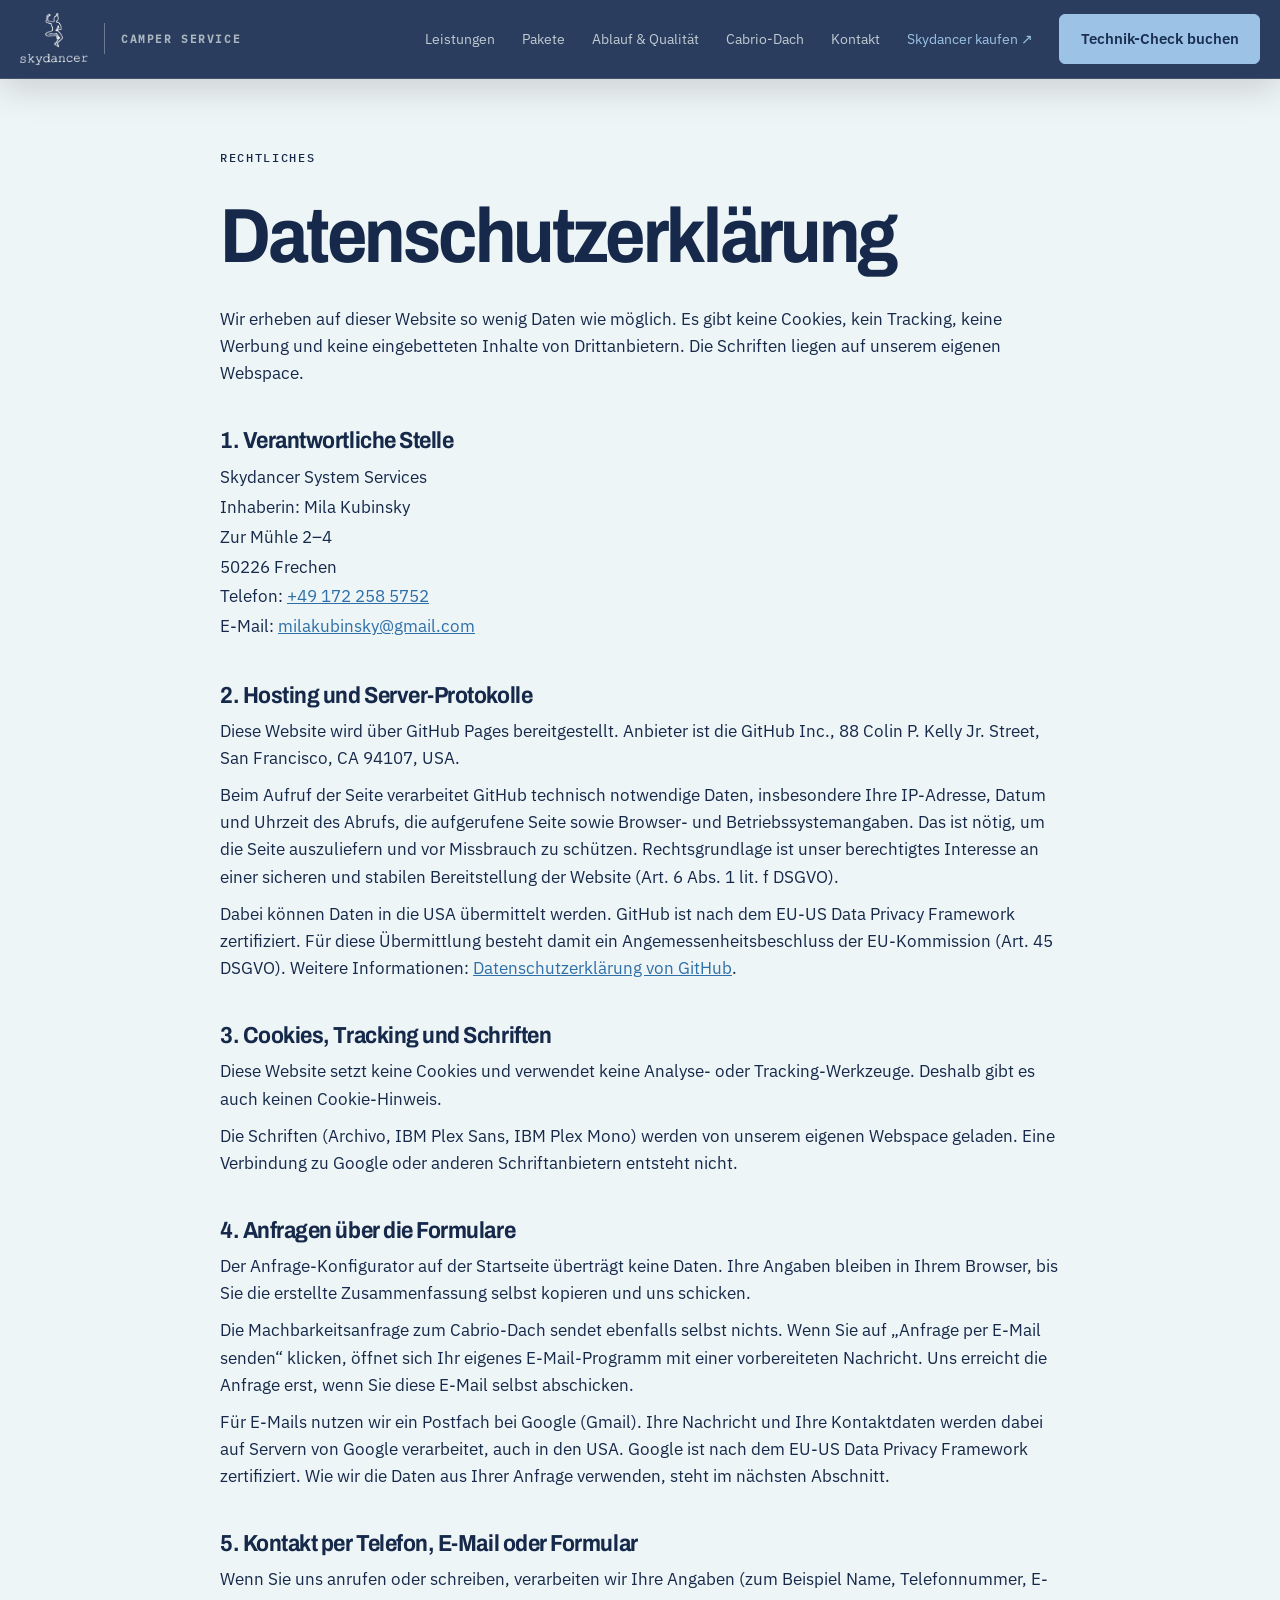
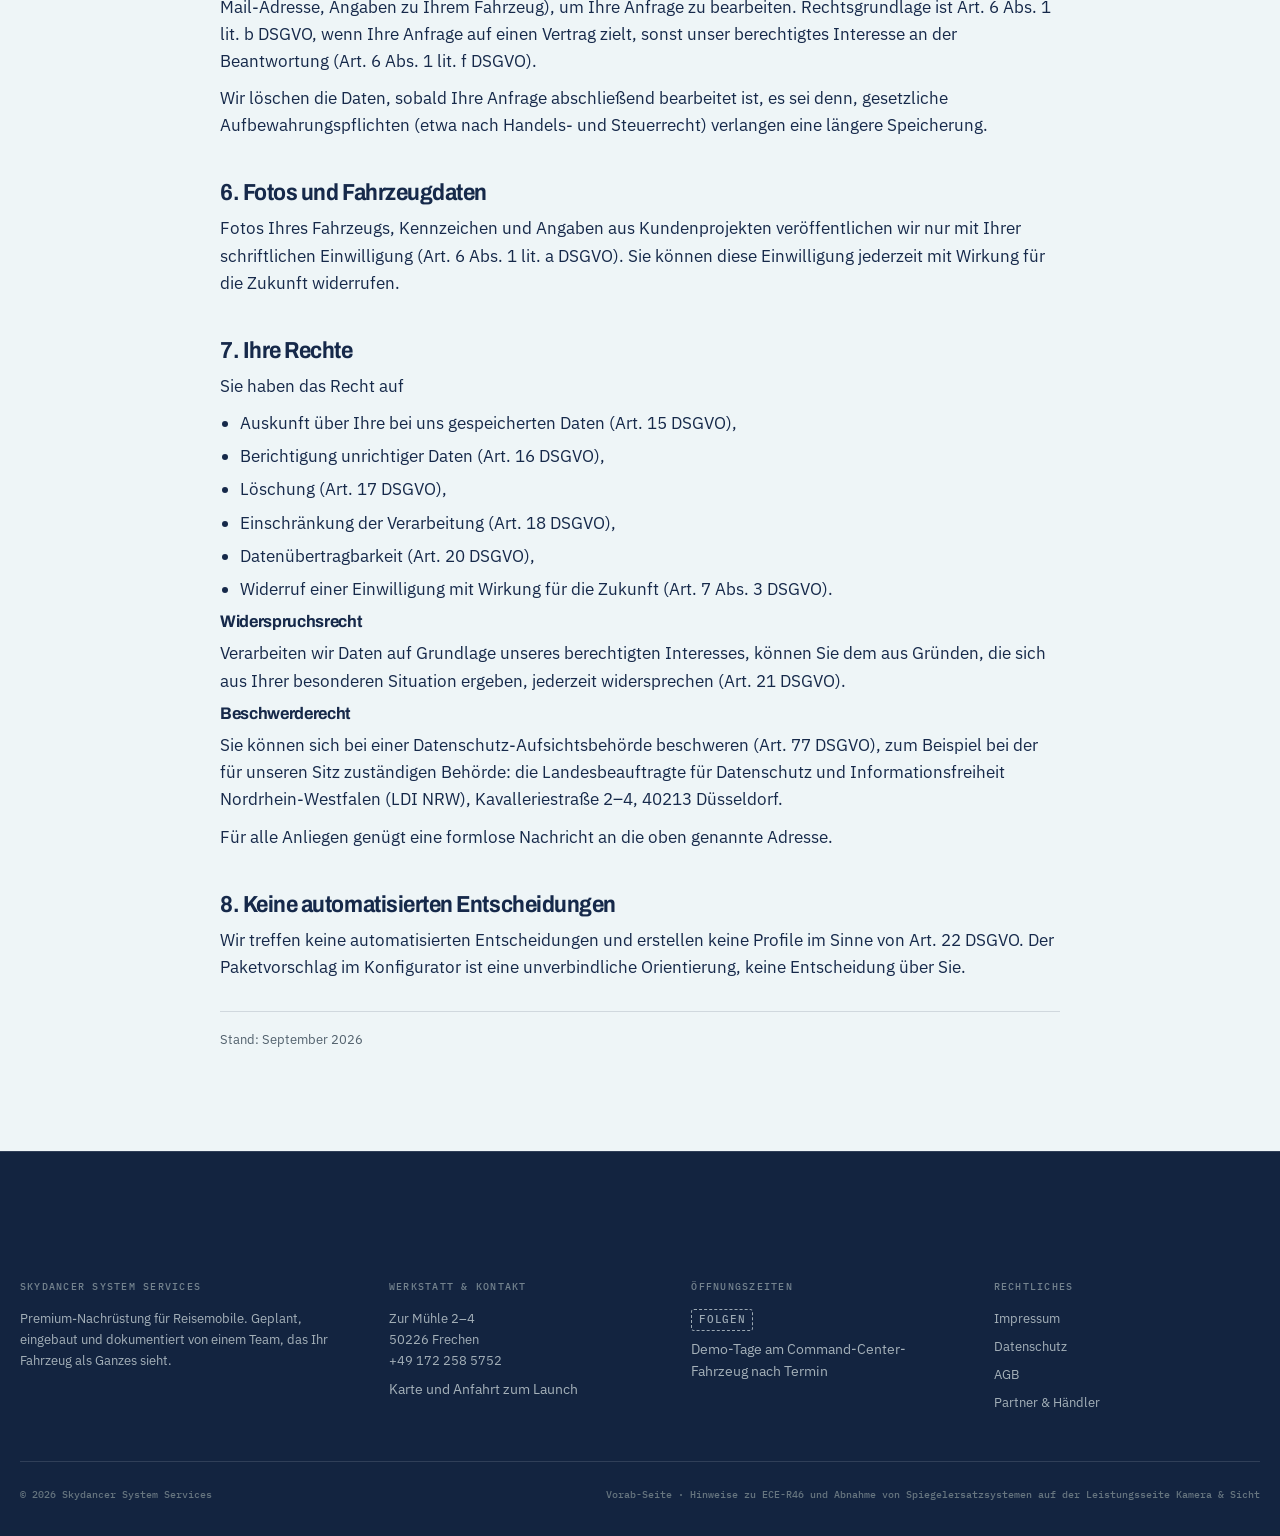
<file: datenschutz.html>
<!DOCTYPE html>
<html lang="de">
<head>
<meta charset="UTF-8" />
<meta name="viewport" content="width=device-width, initial-scale=1.0, viewport-fit=cover" />
<title>Datenschutz · Skydancer System Services</title>
<meta name="description" content="Datenschutzerklärung von Skydancer System Services." />
<meta name="robots" content="noindex, follow" />
<link rel="icon" type="image/png" href="assets/skydancer-logo.png" />
<link rel="preload" href="fonts/archivo-500-800.woff2" as="font" type="font/woff2" crossorigin />
<link rel="stylesheet" href="fonts/fonts.css" />
<link rel="stylesheet" href="styles.css" />
</head>
<body>
<a class="skip" href="#inhalt">Zum Inhalt springen</a>

<header class="kopf" data-header>
  <div class="wrap kopf__innen">
    <a class="logo" href="index.html" aria-label="Skydancer, zur Startseite">
      <img class="logo__bild" src="assets/skydancer-logo.png" width="174" height="134" alt="" />
      <span class="logo__zusatz">Camper Service</span>
    </a>
    <button class="menu-btn" type="button" aria-expanded="false" aria-controls="hauptnav" data-menu-button><span class="sr-only">Menü öffnen</span><i></i><i></i></button>
    <nav class="nav" id="hauptnav" aria-label="Hauptnavigation" data-navigation>
      <a href="index.html#bausteine">Leistungen</a>
      <a href="index.html#pakete">Pakete</a>
      <a href="index.html#ablauf">Ablauf &amp; Qualität</a>
      <a href="index.html#cabrio">Cabrio-Dach</a>
      <a href="index.html#technik-check">Kontakt</a>
      <a class="nav__kauf" href="https://vanlifemum-boop.github.io/Skydancer-/" target="_blank" rel="noopener">Skydancer kaufen ↗</a>
      <a class="btn" href="index.html#technik-check">Technik-Check buchen</a>
    </nav>
  </div>
</header>

<main id="inhalt" class="recht">
  <div class="wrap">
    <article class="recht__innen">
      <p class="label">Rechtliches</p>
      <h1>Datenschutzerklärung</h1>
      <p>Wir erheben auf dieser Website so wenig Daten wie möglich. Es gibt keine Cookies, kein Tracking, keine Werbung und keine eingebetteten Inhalte von Drittanbietern. Die Schriften liegen auf unserem eigenen Webspace.</p>

      <section>
        <h2>1. Verantwortliche Stelle</h2>
        <address>
          Skydancer System Services<br />
          Inhaberin: Mila Kubinsky<br />
          Zur Mühle 2–4<br />
          50226 Frechen<br />
          Telefon: <a href="tel:+491722585752">+49 172 258 5752</a><br />
          E-Mail: <a href="mailto:milakubinsky@gmail.com">milakubinsky@gmail.com</a>
        </address>
      </section>

      <section>
        <h2>2. Hosting und Server-Protokolle</h2>
        <p>Diese Website wird über GitHub Pages bereitgestellt. Anbieter ist die GitHub Inc., 88 Colin P. Kelly Jr. Street, San Francisco, CA 94107, USA.</p>
        <p>Beim Aufruf der Seite verarbeitet GitHub technisch notwendige Daten, insbesondere Ihre IP-Adresse, Datum und Uhrzeit des Abrufs, die aufgerufene Seite sowie Browser- und Betriebssystemangaben. Das ist nötig, um die Seite auszuliefern und vor Missbrauch zu schützen. Rechtsgrundlage ist unser berechtigtes Interesse an einer sicheren und stabilen Bereitstellung der Website (Art. 6 Abs. 1 lit. f DSGVO).</p>
        <p>Dabei können Daten in die USA übermittelt werden. GitHub ist nach dem EU-US Data Privacy Framework zertifiziert. Für diese Übermittlung besteht damit ein Angemessenheitsbeschluss der EU-Kommission (Art. 45 DSGVO). Weitere Informationen: <a href="https://docs.github.com/de/site-policy/privacy-policies/github-general-privacy-statement" rel="noopener">Datenschutzerklärung von GitHub</a>.</p>
      </section>

      <section>
        <h2>3. Cookies, Tracking und Schriften</h2>
        <p>Diese Website setzt keine Cookies und verwendet keine Analyse- oder Tracking-Werkzeuge. Deshalb gibt es auch keinen Cookie-Hinweis.</p>
        <p>Die Schriften (Archivo, IBM Plex Sans, IBM Plex Mono) werden von unserem eigenen Webspace geladen. Eine Verbindung zu Google oder anderen Schriftanbietern entsteht nicht.</p>
      </section>

      <section>
        <h2>4. Anfragen über die Formulare</h2>
        <p>Der Anfrage-Konfigurator auf der Startseite überträgt keine Daten. Ihre Angaben bleiben in Ihrem Browser, bis Sie die erstellte Zusammenfassung selbst kopieren und uns schicken.</p>
        <p>Die Machbarkeitsanfrage zum Cabrio-Dach sendet ebenfalls selbst nichts. Wenn Sie auf „Anfrage per E-Mail senden“ klicken, öffnet sich Ihr eigenes E-Mail-Programm mit einer vorbereiteten Nachricht. Uns erreicht die Anfrage erst, wenn Sie diese E-Mail selbst abschicken.</p>
        <p>Für E-Mails nutzen wir ein Postfach bei Google (Gmail). Ihre Nachricht und Ihre Kontaktdaten werden dabei auf Servern von Google verarbeitet, auch in den USA. Google ist nach dem EU-US Data Privacy Framework zertifiziert. Wie wir die Daten aus Ihrer Anfrage verwenden, steht im nächsten Abschnitt.</p>
      </section>

      <section>
        <h2>5. Kontakt per Telefon, E-Mail oder Formular</h2>
        <p>Wenn Sie uns anrufen oder schreiben, verarbeiten wir Ihre Angaben (zum Beispiel Name, Telefonnummer, E-Mail-Adresse, Angaben zu Ihrem Fahrzeug), um Ihre Anfrage zu bearbeiten. Rechtsgrundlage ist Art. 6 Abs. 1 lit. b DSGVO, wenn Ihre Anfrage auf einen Vertrag zielt, sonst unser berechtigtes Interesse an der Beantwortung (Art. 6 Abs. 1 lit. f DSGVO).</p>
        <p>Wir löschen die Daten, sobald Ihre Anfrage abschließend bearbeitet ist, es sei denn, gesetzliche Aufbewahrungspflichten (etwa nach Handels- und Steuerrecht) verlangen eine längere Speicherung.</p>
      </section>

      <section>
        <h2>6. Fotos und Fahrzeugdaten</h2>
        <p>Fotos Ihres Fahrzeugs, Kennzeichen und Angaben aus Kundenprojekten veröffentlichen wir nur mit Ihrer schriftlichen Einwilligung (Art. 6 Abs. 1 lit. a DSGVO). Sie können diese Einwilligung jederzeit mit Wirkung für die Zukunft widerrufen.</p>
      </section>

      <section>
        <h2>7. Ihre Rechte</h2>
        <p>Sie haben das Recht auf</p>
        <ul>
          <li>Auskunft über Ihre bei uns gespeicherten Daten (Art. 15 DSGVO),</li>
          <li>Berichtigung unrichtiger Daten (Art. 16 DSGVO),</li>
          <li>Löschung (Art. 17 DSGVO),</li>
          <li>Einschränkung der Verarbeitung (Art. 18 DSGVO),</li>
          <li>Datenübertragbarkeit (Art. 20 DSGVO),</li>
          <li>Widerruf einer Einwilligung mit Wirkung für die Zukunft (Art. 7 Abs. 3 DSGVO).</li>
        </ul>
        <h3>Widerspruchsrecht</h3>
        <p>Verarbeiten wir Daten auf Grundlage unseres berechtigten Interesses, können Sie dem aus Gründen, die sich aus Ihrer besonderen Situation ergeben, jederzeit widersprechen (Art. 21 DSGVO).</p>
        <h3>Beschwerderecht</h3>
        <p>Sie können sich bei einer Datenschutz-Aufsichtsbehörde beschweren (Art. 77 DSGVO), zum Beispiel bei der für unseren Sitz zuständigen Behörde: die Landesbeauftragte für Datenschutz und Informationsfreiheit Nordrhein-Westfalen (LDI NRW), Kavalleriestraße 2–4, 40213 Düsseldorf.</p>
        <p>Für alle Anliegen genügt eine formlose Nachricht an die oben genannte Adresse.</p>
      </section>

      <section>
        <h2>8. Keine automatisierten Entscheidungen</h2>
        <p>Wir treffen keine automatisierten Entscheidungen und erstellen keine Profile im Sinne von Art. 22 DSGVO. Der Paketvorschlag im Konfigurator ist eine unverbindliche Orientierung, keine Entscheidung über Sie.</p>
      </section>

      <p class="recht__stand">Stand: September 2026</p>
    </article>
  </div>
</main>

<footer class="fuss">
  <div class="wrap">
    <div class="fuss__raster">
      <div>
        <h3>Skydancer System Services</h3>
        <p>Premium-Nachrüstung für Reisemobile. Geplant, eingebaut und dokumentiert von einem Team, das Ihr Fahrzeug als Ganzes sieht.</p>
      </div>
      <div>
        <h3>Werkstatt &amp; Kontakt</h3>
        <p>Zur Mühle 2–4<br />50226 Frechen<br /><a href="tel:+491722585752">+49 172 258 5752</a></p>
        <p class="leise" style="margin-top:8px; font-size:.85rem">Karte und Anfahrt zum Launch</p>
      </div>
      <div>
        <h3>Öffnungszeiten</h3>
        <p><span class="ph">folgen</span></p>
        <p class="leise" style="margin-top:8px; font-size:.85rem">Demo-Tage am Command-Center-Fahrzeug nach Termin</p>
      </div>
      <div>
        <h3>Rechtliches</h3>
        <ul>
          <li><a href="impressum.html">Impressum</a></li>
          <li><a href="datenschutz.html">Datenschutz</a></li>
          <li><a href="index.html#ueber">AGB</a></li>
          <li><a href="index.html#ueber">Partner &amp; Händler</a></li>
        </ul>
      </div>
    </div>
    <div class="fuss__unten">
      <span>© 2026 Skydancer System Services</span>
      <span>Vorab-Seite · Hinweise zu ECE-R46 und Abnahme von Spiegelersatzsystemen auf der Leistungsseite Kamera &amp; Sicht</span>
    </div>
  </div>
</footer>
<script src="script.js" defer></script>
</body>
</html>
</file>
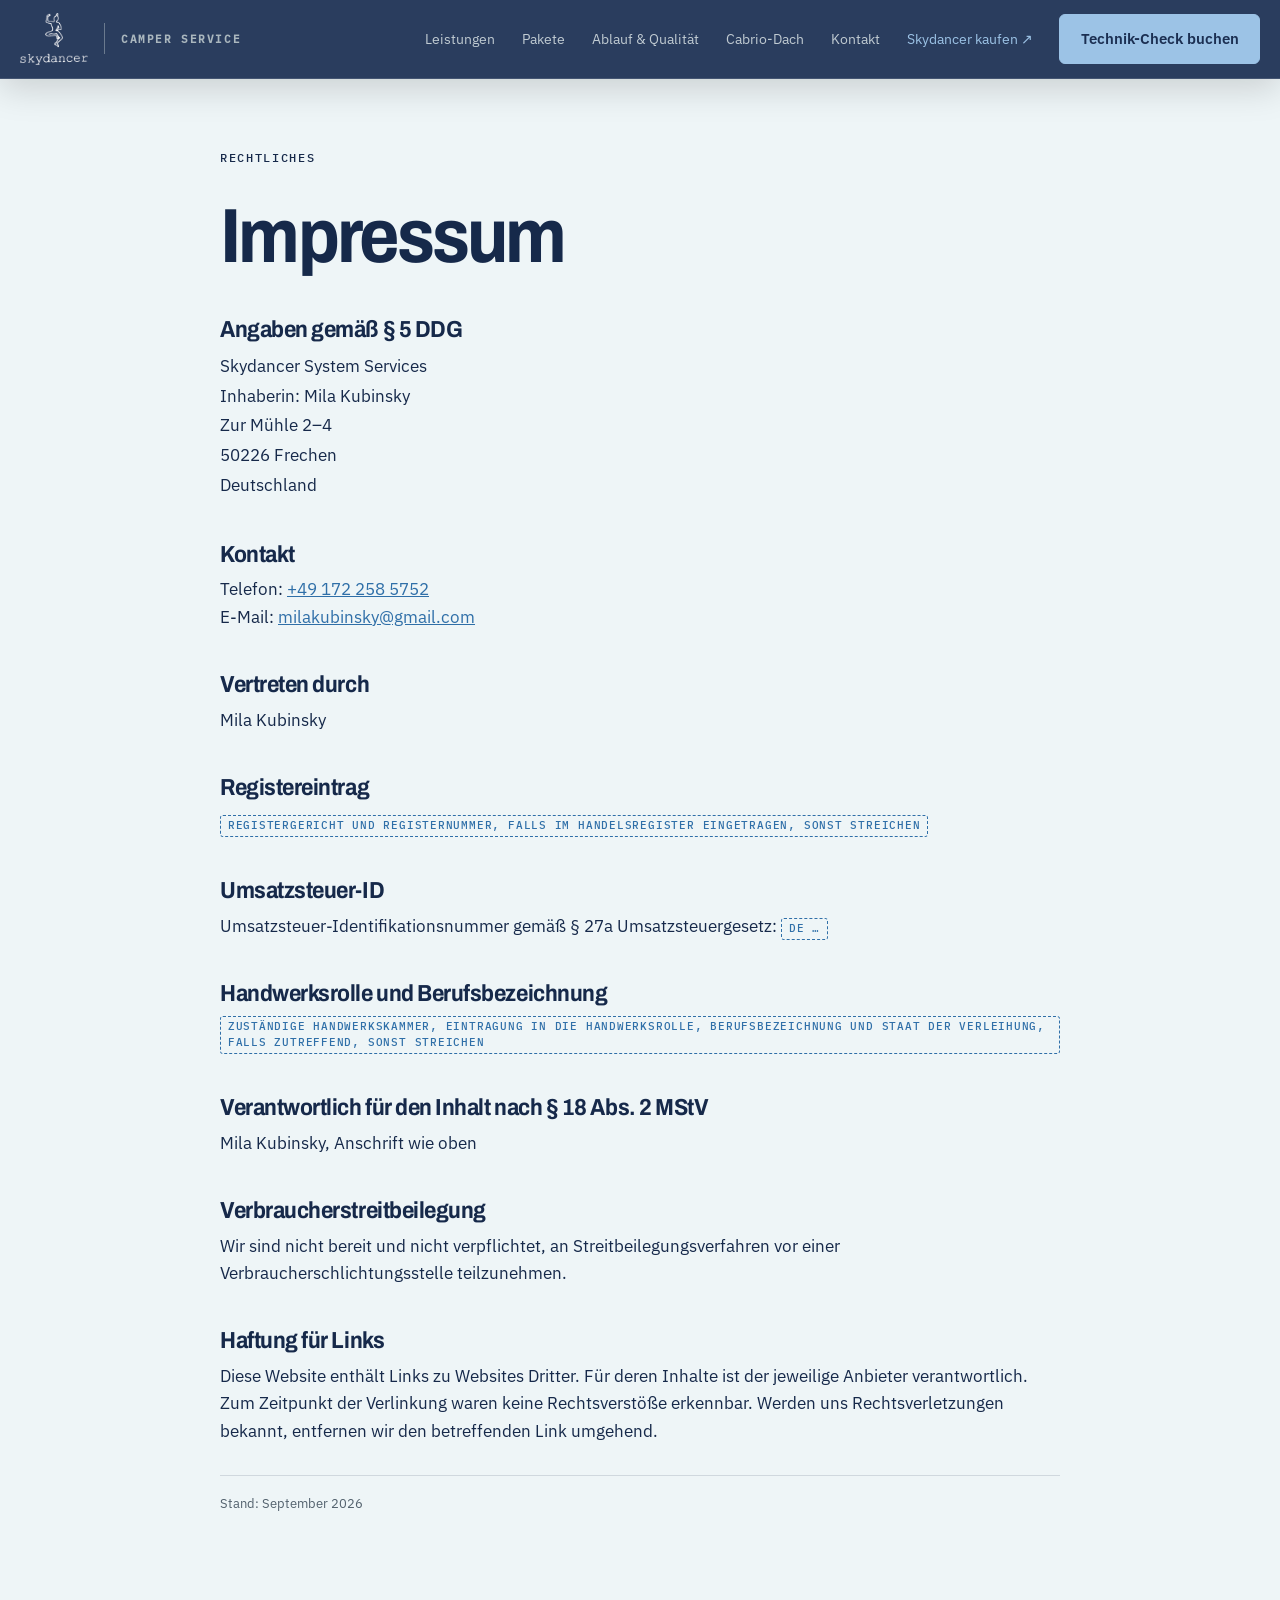
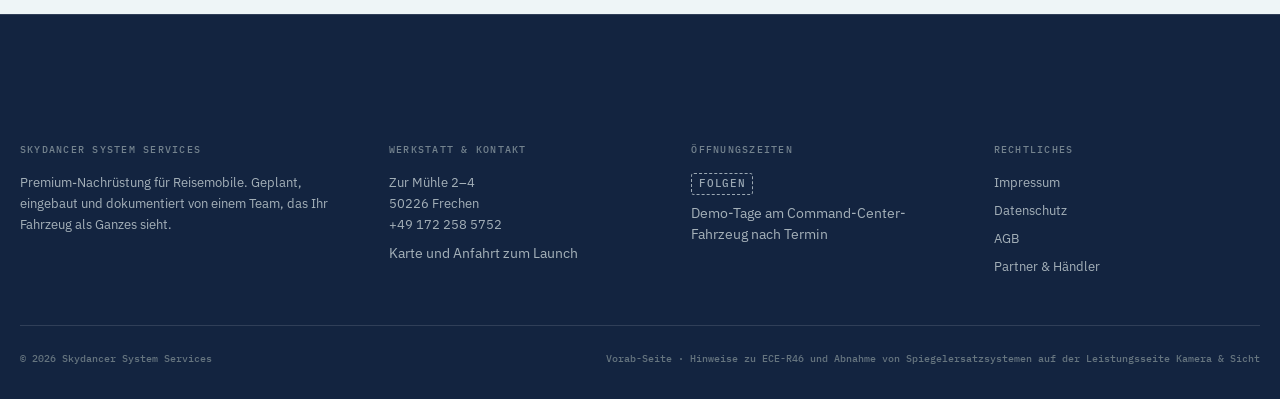
<file: impressum.html>
<!DOCTYPE html>
<html lang="de">
<head>
<meta charset="UTF-8" />
<meta name="viewport" content="width=device-width, initial-scale=1.0, viewport-fit=cover" />
<title>Impressum · Skydancer System Services</title>
<meta name="description" content="Impressum von Skydancer System Services." />
<meta name="robots" content="noindex, follow" />
<link rel="icon" type="image/png" href="assets/skydancer-logo.png" />
<link rel="preload" href="fonts/archivo-500-800.woff2" as="font" type="font/woff2" crossorigin />
<link rel="stylesheet" href="fonts/fonts.css" />
<link rel="stylesheet" href="styles.css" />
</head>
<body>
<a class="skip" href="#inhalt">Zum Inhalt springen</a>

<header class="kopf" data-header>
  <div class="wrap kopf__innen">
    <a class="logo" href="index.html" aria-label="Skydancer, zur Startseite">
      <img class="logo__bild" src="assets/skydancer-logo.png" width="174" height="134" alt="" />
      <span class="logo__zusatz">Camper Service</span>
    </a>
    <button class="menu-btn" type="button" aria-expanded="false" aria-controls="hauptnav" data-menu-button><span class="sr-only">Menü öffnen</span><i></i><i></i></button>
    <nav class="nav" id="hauptnav" aria-label="Hauptnavigation" data-navigation>
      <a href="index.html#bausteine">Leistungen</a>
      <a href="index.html#pakete">Pakete</a>
      <a href="index.html#ablauf">Ablauf &amp; Qualität</a>
      <a href="index.html#cabrio">Cabrio-Dach</a>
      <a href="index.html#technik-check">Kontakt</a>
      <a class="nav__kauf" href="https://vanlifemum-boop.github.io/Skydancer-/" target="_blank" rel="noopener">Skydancer kaufen ↗</a>
      <a class="btn" href="index.html#technik-check">Technik-Check buchen</a>
    </nav>
  </div>
</header>

<main id="inhalt" class="recht">
  <div class="wrap">
    <article class="recht__innen">
      <p class="label">Rechtliches</p>
      <h1>Impressum</h1>

      <section>
        <h2>Angaben gemäß § 5 DDG</h2>
        <address>
          Skydancer System Services<br />
          Inhaberin: Mila Kubinsky<br />
          Zur Mühle 2–4<br />
          50226 Frechen<br />
          Deutschland
        </address>
      </section>

      <section>
        <h2>Kontakt</h2>
        <p>Telefon: <a href="tel:+491722585752">+49 172 258 5752</a><br />E-Mail: <a href="mailto:milakubinsky@gmail.com">milakubinsky@gmail.com</a></p>
      </section>

      <section>
        <h2>Vertreten durch</h2>
        <p>Mila Kubinsky</p>
      </section>

      <section>
        <h2>Registereintrag</h2>
        <p><span class="ph">Registergericht und Registernummer, falls im Handelsregister eingetragen, sonst streichen</span></p>
      </section>

      <section>
        <h2>Umsatzsteuer-ID</h2>
        <p>Umsatzsteuer-Identifikationsnummer gemäß § 27a Umsatzsteuergesetz: <span class="ph">DE …</span></p>
      </section>

      <section>
        <h2>Handwerksrolle und Berufsbezeichnung</h2>
        <p><span class="ph">Zuständige Handwerkskammer, Eintragung in die Handwerksrolle, Berufsbezeichnung und Staat der Verleihung, falls zutreffend, sonst streichen</span></p>
      </section>

      <section>
        <h2>Verantwortlich für den Inhalt nach § 18 Abs. 2 MStV</h2>
        <p>Mila Kubinsky, Anschrift wie oben</p>
      </section>

      <section>
        <h2>Verbraucherstreitbeilegung</h2>
        <p>Wir sind nicht bereit und nicht verpflichtet, an Streitbeilegungsverfahren vor einer Verbraucherschlichtungsstelle teilzunehmen.</p>
      </section>

      <section>
        <h2>Haftung für Links</h2>
        <p>Diese Website enthält Links zu Websites Dritter. Für deren Inhalte ist der jeweilige Anbieter verantwortlich. Zum Zeitpunkt der Verlinkung waren keine Rechtsverstöße erkennbar. Werden uns Rechtsverletzungen bekannt, entfernen wir den betreffenden Link umgehend.</p>
      </section>

      <p class="recht__stand">Stand: September 2026</p>
    </article>
  </div>
</main>

<footer class="fuss">
  <div class="wrap">
    <div class="fuss__raster">
      <div>
        <h3>Skydancer System Services</h3>
        <p>Premium-Nachrüstung für Reisemobile. Geplant, eingebaut und dokumentiert von einem Team, das Ihr Fahrzeug als Ganzes sieht.</p>
      </div>
      <div>
        <h3>Werkstatt &amp; Kontakt</h3>
        <p>Zur Mühle 2–4<br />50226 Frechen<br /><a href="tel:+491722585752">+49 172 258 5752</a></p>
        <p class="leise" style="margin-top:8px; font-size:.85rem">Karte und Anfahrt zum Launch</p>
      </div>
      <div>
        <h3>Öffnungszeiten</h3>
        <p><span class="ph">folgen</span></p>
        <p class="leise" style="margin-top:8px; font-size:.85rem">Demo-Tage am Command-Center-Fahrzeug nach Termin</p>
      </div>
      <div>
        <h3>Rechtliches</h3>
        <ul>
          <li><a href="impressum.html">Impressum</a></li>
          <li><a href="datenschutz.html">Datenschutz</a></li>
          <li><a href="index.html#ueber">AGB</a></li>
          <li><a href="index.html#ueber">Partner &amp; Händler</a></li>
        </ul>
      </div>
    </div>
    <div class="fuss__unten">
      <span>© 2026 Skydancer System Services</span>
      <span>Vorab-Seite · Hinweise zu ECE-R46 und Abnahme von Spiegelersatzsystemen auf der Leistungsseite Kamera &amp; Sicht</span>
    </div>
  </div>
</footer>
<script src="script.js" defer></script>
</body>
</html>
</file>
<file: fonts/fonts.css>
/* Lokal gehostet (DSGVO): keine Verbindung zu Google Fonts. Nur Latin-Zeichensatz. */
@font-face {
  font-family: 'Archivo';
  font-style: normal;
  font-weight: 500 800;
  font-stretch: 62% 125%;
  font-display: swap;
  src: url(archivo-500-800.woff2) format('woff2');
  unicode-range: U+0000-00FF, U+0131, U+0152-0153, U+02BB-02BC, U+02C6, U+02DA, U+02DC, U+0304, U+0308, U+0329, U+2000-206F, U+20AC, U+2122, U+2191, U+2193, U+2212, U+2215, U+FEFF, U+FFFD;
}
@font-face {
  font-family: 'IBM Plex Mono';
  font-style: normal;
  font-weight: 400;
  font-display: swap;
  src: url(ibm-plex-mono-400.woff2) format('woff2');
  unicode-range: U+0000-00FF, U+0131, U+0152-0153, U+02BB-02BC, U+02C6, U+02DA, U+02DC, U+0304, U+0308, U+0329, U+2000-206F, U+20AC, U+2122, U+2191, U+2193, U+2212, U+2215, U+FEFF, U+FFFD;
}
@font-face {
  font-family: 'IBM Plex Mono';
  font-style: normal;
  font-weight: 500;
  font-display: swap;
  src: url(ibm-plex-mono-500.woff2) format('woff2');
  unicode-range: U+0000-00FF, U+0131, U+0152-0153, U+02BB-02BC, U+02C6, U+02DA, U+02DC, U+0304, U+0308, U+0329, U+2000-206F, U+20AC, U+2122, U+2191, U+2193, U+2212, U+2215, U+FEFF, U+FFFD;
}
@font-face {
  font-family: 'IBM Plex Sans';
  font-style: normal;
  font-weight: 400 600;
  font-stretch: 100%;
  font-display: swap;
  src: url(ibm-plex-sans.woff2) format('woff2');
  unicode-range: U+0000-00FF, U+0131, U+0152-0153, U+02BB-02BC, U+02C6, U+02DA, U+02DC, U+0304, U+0308, U+0329, U+2000-206F, U+20AC, U+2122, U+2191, U+2193, U+2212, U+2215, U+FEFF, U+FFFD;
}
</file>
<file: styles.css>
/* Skydancer System Services — Premium-Relaunch 2026
   Automotive-Präzision, kühle Farben, keine extern geladenen Schriften. */
:root {
  color-scheme: dark;
  --nacht: #1b2f52;
  --nacht-2: #223a62;
  --nacht-3: #284370;
  --panel: #2c4675;
  --eis: #eef5f7;
  --eis-2: #e8eef2;
  --eis-3: #d5dfe5;
  --blau: #9cc3e6;
  --blau-hell: #c9e0f2;
  --blau-dunkel: #2f6fa8;
  --gruen: #5fe0a0;
  --text: #eef5f7;
  --text-leise: #9ba8b3;
  --tinte: #16294a;
  --tinte-leise: #52616d;
  --linie: rgba(238, 245, 247, .13);
  --linie-stark: rgba(238, 245, 247, .25);
  --linie-hell: rgba(22, 41, 74, .14);
  --schatten: 0 30px 80px rgba(0, 0, 0, .25);
  --f-display: "Archivo", "Helvetica Neue", Arial, sans-serif;
  --f-text: "IBM Plex Sans", "Segoe UI", Arial, sans-serif;
  --f-mono: "IBM Plex Mono", ui-monospace, "SFMono-Regular", Menlo, monospace;
  --r-klein: 6px;
  --r: 12px;
  --r-gross: 20px;
  --breite: 1240px;
}

* { box-sizing: border-box; }
[hidden] { display: none !important; }
html { scroll-behavior: smooth; scroll-padding-top: 82px; -webkit-text-size-adjust: 100%; }
body { margin: 0; overflow-x: hidden; background: var(--nacht); color: var(--text); font-family: var(--f-text); font-size: 1.0625rem; line-height: 1.6; font-variant-numeric: tabular-nums; }
body, button, input, select, textarea { -webkit-font-smoothing: antialiased; }
img, svg { display: block; max-width: 100%; }
a { color: inherit; }
h1, h2, h3 { margin: 0; font-family: var(--f-display); font-weight: 700; line-height: 1.03; letter-spacing: -.035em; text-wrap: balance; }
h1 { font-size: clamp(3rem, 6.9vw, 6.8rem); font-stretch: 88%; }
h2 { font-size: clamp(2.35rem, 4.7vw, 4.6rem); font-stretch: 90%; }
h3 { font-size: clamp(1.3rem, 2vw, 1.7rem); font-stretch: 96%; letter-spacing: -.02em; }
p { margin: 0; }
button, input, select, textarea { font: inherit; }
:focus-visible { outline: 2px solid var(--blau-hell); outline-offset: 3px; }
::selection { background: var(--blau); color: var(--nacht); }
.symbol-defs { position: absolute; }
.wrap { width: min(100% - 40px, var(--breite)); margin-inline: auto; }
.sr-only { position: absolute; width: 1px; height: 1px; padding: 0; margin: -1px; overflow: hidden; clip: rect(0, 0, 0, 0); white-space: nowrap; border: 0; }
.skip { position: fixed; z-index: 200; top: -80px; left: 16px; padding: 10px 16px; background: var(--eis); color: var(--tinte); text-decoration: none; border-radius: 0 0 8px 8px; transition: top .2s; }
.skip:focus { top: 0; }
.label, .eyebrow { font: 500 .75rem/1.4 var(--f-mono); letter-spacing: .14em; text-transform: uppercase; }
.label { color: var(--text-leise); }
.statuspunkt { display: inline-block; width: 7px; height: 7px; margin-right: .65rem; border-radius: 50%; background: var(--gruen); box-shadow: 0 0 0 5px rgba(95, 224, 160, .11); }
.leise { color: var(--text-leise); }
.ph { display: inline-block; padding: .2em .6em; border: 1px dashed currentColor; border-radius: 3px; color: var(--text-leise); font: 500 .7rem/1.4 var(--f-mono); letter-spacing: .07em; text-transform: uppercase; }

/* Buttons */
.btn { display: inline-flex; min-height: 50px; align-items: center; justify-content: center; gap: .65em; padding: .9em 1.35em; border: 1px solid var(--blau); border-radius: var(--r-klein); background: var(--blau); color: var(--nacht); font: 600 .94rem/1 var(--f-text); text-decoration: none; cursor: pointer; transition: color .2s, background .2s, border-color .2s, transform .2s; }
.btn:hover { background: var(--blau-hell); border-color: var(--blau-hell); transform: translateY(-1px); }
.btn--klein { min-height: 42px; padding: .75em 1.1em; font-size: .84rem; }
.btn--glas { border-color: var(--linie-stark); background: rgba(27, 47, 82, .42); color: var(--eis); backdrop-filter: blur(12px); }
.btn--glas:hover { border-color: rgba(255,255,255,.45); background: rgba(255,255,255,.1); color: #fff; }
.btn--dunkel { border-color: var(--nacht); background: var(--nacht); color: var(--eis); }
.btn--dunkel:hover { border-color: #2e4c7d; background: #2e4c7d; }
.btn--zurueck { border-color: var(--linie-hell); background: transparent; color: var(--tinte); }
.btn--zurueck:hover { border-color: rgba(22, 41, 74,.3); background: rgba(22, 41, 74,.05); }
.btn-zeile { display: flex; flex-wrap: wrap; gap: 12px; }
.play { display: grid; width: 22px; height: 22px; place-items: center; border: 1px solid var(--linie-stark); border-radius: 50%; font-size: .55rem; }

/* Header */
.kopf { position: fixed; z-index: 100; top: 0; right: 0; left: 0; border-bottom: 1px solid transparent; background: linear-gradient(to bottom, rgba(27, 47, 82,.84), rgba(27, 47, 82,0)); transition: background .25s, border-color .25s, box-shadow .25s; }
.kopf.ist-kompakt, body:not(:has(.hero)) .kopf { border-color: var(--linie); background: rgba(27, 47, 82, .93); box-shadow: 0 10px 35px rgba(0,0,0,.15); backdrop-filter: blur(18px); }
.kopf__innen { display: flex; min-height: 78px; align-items: center; gap: 32px; }
.logo { display: inline-flex; align-items: center; gap: 16px; margin-right: auto; color: var(--eis); text-decoration: none; }
.logo__bild { width: 68px; height: auto; flex: none; object-fit: contain; }
.logo__zusatz { display: inline-flex; min-height: 31px; align-items: center; padding-left: 16px; border-left: 1px solid rgba(170, 183, 190, .5); color: #aab7be; font: 600 .66rem/1.2 var(--f-mono); letter-spacing: .15em; text-transform: uppercase; white-space: nowrap; }
.nav { display: flex; align-items: center; gap: clamp(18px, 2.1vw, 32px); }
.nav > a:not(.btn) { position: relative; color: #c0cbd2; font-size: .89rem; text-decoration: none; }
.nav > a:not(.btn)::after { position: absolute; right: 0; bottom: -.55rem; left: 0; height: 1px; background: var(--blau); content: ""; transform: scaleX(0); transform-origin: left; transition: transform .2s; }
.nav > a:not(.btn):hover { color: #fff; }
.nav > a:not(.btn):hover::after { transform: scaleX(1); }
.menu-btn { display: none; width: 44px; height: 44px; place-items: center; gap: 5px; border: 1px solid var(--linie); border-radius: var(--r-klein); background: rgba(27, 47, 82,.5); color: #fff; cursor: pointer; }
.menu-btn i { display: block; width: 18px; height: 1px; background: currentColor; transition: transform .2s; }

/* Hero */
.hero { position: relative; min-height: max(760px, 100svh); overflow: hidden; border-bottom: 1px solid var(--linie); isolation: isolate; }
.hero__media, .hero__media img { position: absolute; inset: 0; width: 100%; height: 100%; }
.hero__media { overflow: hidden; }
.hero__media img { object-fit: cover; object-position: center; animation: hero-cinematic 20s ease-in-out infinite alternate; transform: scale(1.035); transform-origin: 64% 52%; will-change: transform; }
.hero__overlay { position: absolute; z-index: 1; inset: 0; background: linear-gradient(90deg, rgba(19, 36, 64,.98) 0%, rgba(19, 36, 64,.88) 31%, rgba(19, 36, 64,.48) 52%, rgba(19, 36, 64,.05) 76%), linear-gradient(0deg, rgba(19, 36, 64,.72) 0%, transparent 38%, rgba(19, 36, 64,.2) 100%); }
.hero__raster { position: absolute; z-index: 2; inset: 0; opacity: .16; background-image: linear-gradient(rgba(255,255,255,.08) 1px, transparent 1px), linear-gradient(90deg, rgba(255,255,255,.08) 1px, transparent 1px); background-size: 72px 72px; mask-image: linear-gradient(90deg, #000, transparent 58%); }
.hero__motion { position: absolute; z-index: 2; inset: 0; overflow: hidden; pointer-events: none; }
.hero__motion::before { position: absolute; top: -18%; left: 46%; width: 24vw; min-width: 260px; height: 140%; background: linear-gradient(90deg, transparent, rgba(156, 195, 230,.11), rgba(255,255,255,.045), transparent); content: ""; filter: blur(28px); mix-blend-mode: screen; transform: translateX(-75vw) skewX(-13deg); animation: hero-beam 12s ease-in-out infinite; }
.hero__motion::after { position: absolute; top: 10%; right: 5%; width: min(38vw, 560px); aspect-ratio: 1; border-radius: 50%; background: radial-gradient(circle, rgba(140, 184, 224,.13), rgba(46, 76, 125,.04) 43%, transparent 69%); content: ""; filter: blur(8px); mix-blend-mode: screen; animation: hero-glow 8s ease-in-out infinite alternate; }
.hero__innen { position: relative; z-index: 3; display: grid; min-height: max(760px, 100svh); grid-template-columns: minmax(0, 760px); align-items: center; padding-block: 130px 120px; }
.hero__text { display: grid; max-width: 760px; gap: 27px; }
.eyebrow { color: #d6e0e5; }
.hero h1 { color: #fff; text-shadow: 0 2px 30px rgba(0,0,0,.3); }
.hero h1 span { color: var(--blau); }
.hero__sub { max-width: 630px; color: #c2ccd3; font-size: clamp(1.08rem, 1.55vw, 1.3rem); line-height: 1.58; }
.hero__fakten { display: grid; max-width: 650px; grid-template-columns: repeat(3, minmax(0, 1fr)); margin: 12px 0 0; padding-top: 24px; border-top: 1px solid var(--linie-stark); }
.hero__fakten div { display: grid; gap: 5px; padding-right: 18px; }
.hero__fakten div + div { padding-left: 24px; border-left: 1px solid var(--linie); }
.hero__fakten dt { color: var(--blau); font: 500 .72rem/1 var(--f-mono); letter-spacing: .12em; }
.hero__fakten dd { margin: 0; color: #d8e0e5; font-size: .88rem; }
.statusband { position: relative; z-index: 5; padding-block: 15px; border-bottom: 1px solid var(--linie); background: #1b2f52; }
.hero__konsole { display: grid; min-height: 116px; grid-template-columns: minmax(185px,.8fr) minmax(170px,.7fr) minmax(0,2fr) minmax(170px,.7fr); overflow: hidden; border: 1px solid rgba(255,255,255,.18); border-radius: 14px; background: linear-gradient(110deg, rgba(156, 195, 230,.06), rgba(30, 52, 90,.92) 35%, rgba(30, 52, 90,.98)); box-shadow: 0 24px 60px rgba(0,0,0,.26); font-family: var(--f-mono); }
.konsole__kopf, .konsole__fuss { display: flex; align-items: center; justify-content: space-between; gap: 10px; color: #9dabb5; font-size: .65rem; letter-spacing: .09em; text-transform: uppercase; }
.konsole__kopf { align-items: flex-start; flex-direction: column; justify-content: center; padding: 18px 20px; border-right: 1px solid var(--linie); }
.online { color: var(--gruen); }
.online i { display: inline-block; width: 6px; height: 6px; margin-right: 5px; border-radius: 50%; background: currentColor; box-shadow: 0 0 12px currentColor; }
.konsole__wert { display: grid; align-content: center; gap: 7px; padding: 17px 20px; border-right: 1px solid var(--linie); }
.konsole__wert > span, .konsole__grid span { color: #85949f; font-size: .64rem; letter-spacing: .1em; text-transform: uppercase; }
.konsole__wert strong { font: 600 1.9rem/1 var(--f-display); letter-spacing: -.04em; }
.konsole__wert strong small { font: 400 .8rem/1 var(--f-mono); color: #8b9aa4; }
.meter { height: 3px; overflow: hidden; border-radius: 4px; background: rgba(255,255,255,.1); }
.meter i { display: block; height: 100%; background: linear-gradient(90deg, var(--gruen), var(--blau)); }
.konsole__grid { display: grid; grid-template-columns: repeat(4, minmax(0,1fr)); border-right: 1px solid var(--linie); }
.konsole__grid div { display: grid; align-content: center; gap: 7px; padding: 16px 18px; }
.konsole__grid div + div { border-left: 1px solid var(--linie); }
.konsole__grid strong { color: #edf3f6; font-size: .84rem; font-weight: 500; }
.konsole__grid strong small { color: #85949f; font-size: .65rem; }
.konsole__grid .ok { color: var(--gruen); }
.konsole__fuss { align-items: flex-start; flex-direction: column; justify-content: center; padding: 17px 20px; font-size: .56rem; }
.hero__scroll { position: absolute; z-index: 4; bottom: 26px; left: 50%; display: flex; align-items: center; gap: 13px; color: #aab6be; font: 500 .62rem/1 var(--f-mono); letter-spacing: .12em; text-decoration: none; text-transform: uppercase; transform: translateX(-50%); }
.hero__scroll i { position: relative; width: 42px; height: 1px; overflow: hidden; background: rgba(255,255,255,.28); }
.hero__scroll i::after { position: absolute; inset: 0; background: var(--blau); content: ""; animation: scroll-line 2.5s infinite; transform: translateX(-100%); }
@keyframes scroll-line { 55%, 100% { transform: translateX(100%); } }
@keyframes hero-cinematic { from { transform: scale(1.035) translate3d(-.25%,0,0); } to { transform: scale(1.105) translate3d(1.1%,-.45%,0); } }
@keyframes hero-beam { 0%,15% { transform: translateX(-75vw) skewX(-13deg); opacity: 0; } 38%,62% { opacity: .75; } 85%,100% { transform: translateX(72vw) skewX(-13deg); opacity: 0; } }
@keyframes hero-glow { from { opacity: .38; transform: scale(.88) translate3d(0,2%,0); } to { opacity: .9; transform: scale(1.08) translate3d(-4%,-2%,0); } }

/* Markenleiste */
.systemleiste { border-bottom: 1px solid var(--linie); background: #1c3155; }
.systemleiste__innen { display: flex; min-height: 92px; align-items: center; gap: 28px; }
.systemleiste__titel, .systemleiste__hinweis { flex: none; color: #778691; font: 500 .63rem/1.3 var(--f-mono); letter-spacing: .12em; text-transform: uppercase; }
.systemleiste__hinweis { margin-left: auto; text-align: right; }
.marken { display: flex; flex-wrap: wrap; align-items: center; justify-content: center; gap: 10px clamp(18px, 2.5vw, 35px); }
.marken span { color: #cdd6dc; font: 650 .79rem/1 var(--f-display); letter-spacing: .1em; opacity: .82; }

/* Gemeinsame Sektionen */
.sek { position: relative; padding-block: clamp(86px, 10vw, 150px); }
.sek--hell { background: var(--eis); color: var(--tinte); }
.sek--hell .label { color: var(--tinte-leise); }
.sek__kopf { display: grid; max-width: 760px; gap: 18px; margin-bottom: clamp(48px, 7vw, 82px); }
.sek__kopf > p { max-width: 650px; color: var(--text-leise); font-size: 1.08rem; }
.sek__kopf--breit { max-width: none; grid-template-columns: minmax(0, 1.25fr) minmax(280px, .75fr); align-items: end; gap: clamp(40px, 8vw, 110px); }
.sek__kopf--breit > div { display: grid; gap: 17px; }
.sek__kopf--breit > p { padding-bottom: 5px; }

/* Prinzip */
.prinzip { overflow: hidden; }
.intro { display: grid; grid-template-columns: minmax(180px, .35fr) minmax(0, 1fr); gap: clamp(40px, 9vw, 130px); }
.intro > div:first-child { display: flex; align-items: flex-start; gap: 18px; padding-top: 10px; }
.intro__linie { height: 1px; flex: 1; margin-top: .5em; background: var(--linie-hell); }
.intro__text { display: grid; max-width: 880px; gap: 27px; }
.intro__text p { max-width: 670px; color: var(--tinte-leise); font-size: 1.13rem; }
.prinzip__karten { display: grid; grid-template-columns: repeat(3, minmax(0, 1fr)); gap: 1px; margin-top: clamp(60px, 8vw, 110px); background: var(--linie-hell); border: 1px solid var(--linie-hell); }
.prinzipkarte { position: relative; display: grid; min-height: 380px; align-content: end; gap: 16px; overflow: hidden; padding: clamp(28px, 4vw, 48px); background: #fff; }
.prinzipkarte svg { position: absolute; top: 50px; right: 34px; width: 74px; color: var(--blau-dunkel); fill: none; stroke: currentColor; stroke-width: 1.2; }
.prinzipkarte h3 { max-width: 240px; }
.prinzipkarte p { color: var(--tinte-leise); font-size: .96rem; }
.prinzipkarte--dunkel { background: var(--nacht-2); color: var(--eis); }
.prinzipkarte--dunkel p { color: var(--text-leise); }
.prinzipkarte--dunkel svg { color: var(--blau); }
.prinzipkarte--blau { background: #e4eff8; }

/* Leistungen */
.leistungen { background: var(--nacht); }
.service-grid { display: grid; grid-template-columns: repeat(12, minmax(0, 1fr)); gap: 14px; }
.service { position: relative; display: flex; min-height: 390px; grid-column: span 4; flex-direction: column; overflow: hidden; padding: 26px; border: 1px solid var(--linie); border-radius: var(--r); background: linear-gradient(145deg, rgba(255,255,255,.035), rgba(255,255,255,.01)); transition: border-color .25s, background .25s, transform .25s; }
.service--gross { min-height: 420px; grid-column: span 6; }
.service:hover { z-index: 1; border-color: rgba(156, 195, 230,.5); background: linear-gradient(145deg, rgba(156, 195, 230,.075), rgba(255,255,255,.015)); transform: translateY(-4px); }
.service--akzent { border-color: rgba(156, 195, 230,.35); background: radial-gradient(circle at 88% 10%, rgba(156, 195, 230,.17), transparent 42%), linear-gradient(145deg, rgba(255,255,255,.04), rgba(255,255,255,.01)); }
.service__kopf { display: flex; align-items: flex-start; justify-content: flex-end; }
.service__kopf svg { width: 42px; color: var(--blau); fill: none; stroke: currentColor; stroke-width: 1.4; }
.service__inhalt { display: grid; gap: 17px; margin-top: auto; padding-top: 60px; }
.service__inhalt p { max-width: 520px; color: var(--text-leise); font-size: .96rem; }
.tags { display: flex; flex-wrap: wrap; gap: 6px; margin: 0; padding: 0; list-style: none; }
.tags li { padding: .45em .7em; border: 1px solid var(--linie); border-radius: 100px; color: #b4c0c8; font-size: .7rem; }
.service__fuss { display: grid; grid-template-columns: minmax(0, 1fr) auto auto; align-items: center; gap: 13px; margin-top: 28px; padding-top: 18px; border-top: 1px solid var(--linie); }
.service__fuss > span { color: #75838d; font: 500 .65rem/1.3 var(--f-mono); letter-spacing: .05em; text-transform: uppercase; }
.service__fuss strong { font: 500 .77rem/1.2 var(--f-mono); white-space: nowrap; }
.service__fuss a { display: grid; width: 34px; height: 34px; place-items: center; border: 1px solid var(--linie); border-radius: 50%; color: var(--blau); text-decoration: none; transition: background .2s, color .2s; }
.service__fuss a:hover { background: var(--blau); color: var(--nacht); }
.preishinweis { margin-top: 20px; color: #74828d; font-size: .8rem; }

/* Command Center */
.command { overflow: hidden; background: #1e345a; }
.command::before { position: absolute; inset: 0; opacity: .18; background-image: linear-gradient(rgba(255,255,255,.045) 1px, transparent 1px), linear-gradient(90deg, rgba(255,255,255,.045) 1px, transparent 1px); background-size: 64px 64px; content: ""; mask-image: radial-gradient(circle at center, #000, transparent 72%); }
.command__glow { position: absolute; top: 5%; right: -20%; width: 65vw; height: 65vw; border-radius: 50%; background: radial-gradient(circle, rgba(54, 119, 176,.18), transparent 64%); filter: blur(30px); pointer-events: none; }
.command .wrap { position: relative; }
.command__kopf { max-width: 760px; }
.command__layout { display: grid; grid-template-columns: minmax(0, 1.45fr) minmax(300px, .55fr); gap: 14px; }
.fahrzeug, .modul { border: 1px solid var(--linie); border-radius: var(--r); background: rgba(30, 52, 90, .72); box-shadow: var(--schatten); backdrop-filter: blur(8px); }
.fahrzeug { overflow: hidden; }
.fahrzeug__kopf { display: flex; min-height: 48px; align-items: center; justify-content: space-between; gap: 20px; padding: 0 18px; border-bottom: 1px solid var(--linie); color: #81909b; font: 500 .65rem/1.3 var(--f-mono); letter-spacing: .08em; text-transform: uppercase; }
.fahrzeug__buehne { position: relative; min-height: 400px; background-image: linear-gradient(rgba(255,255,255,.05) 1px, transparent 1px), linear-gradient(90deg, rgba(255,255,255,.05) 1px, transparent 1px); background-size: 40px 40px; }
.fahrzeug__buehne--3d { min-height: 440px; overflow: hidden; isolation: isolate; background-color: #1d3358; background-image: radial-gradient(ellipse at 52% 44%, rgba(95, 150, 200,.16), transparent 52%), linear-gradient(rgba(255,255,255,.043) 1px, transparent 1px), linear-gradient(90deg, rgba(255,255,255,.043) 1px, transparent 1px); }
.fahrzeug__buehne--3d::before { position: absolute; z-index: -1; inset: 0; background: linear-gradient(116deg, transparent 15%, rgba(156, 195, 230,.045) 49%, transparent 72%); content: ""; transform: translateX(-35%); animation: vehicle-scan 7s ease-in-out infinite; }
.vehicle-badge { position: absolute; z-index: 5; top: 18px; left: 18px; display: flex; align-items: center; gap: 8px; padding: 7px 10px; border: 1px solid rgba(156, 195, 230,.24); border-radius: 100px; background: rgba(27, 47, 82,.58); color: #a8bbc6; font: 500 .59rem/1 var(--f-mono); letter-spacing: .1em; text-transform: uppercase; backdrop-filter: blur(8px); }
.vehicle-badge i { width: 6px; height: 6px; border-radius: 50%; background: var(--gruen); box-shadow: 0 0 12px var(--gruen); }
.vehicle-scene { --vehicle-drag: 0px; --vehicle-tilt: 0deg; position: absolute; z-index: 2; inset: 0; overflow: hidden; outline: none; cursor: grab; perspective: 1200px; touch-action: pan-y; -webkit-user-select: none; user-select: none; }
.vehicle-scene:focus-visible { outline: 1px solid var(--blau); outline-offset: -5px; }
.vehicle-scene.is-dragging { cursor: grabbing; }
.vehicle-shadow { position: absolute; top: 74%; left: 50%; width: min(72%, 650px); height: 48px; border-radius: 50%; background: rgba(0,0,0,.68); filter: blur(20px); opacity: .8; transform: translate(-50%, -50%); }
.vehicle-turntable { position: absolute; top: 51%; left: 50%; width: min(94%, 800px); height: 78%; transform: translate(-50%, -50%); }
.vehicle-turntable::before { position: absolute; inset: 11% 5% 7%; border-radius: 50%; background: radial-gradient(ellipse, rgba(106, 160, 208,.11), transparent 67%); content: ""; filter: blur(12px); }
.vehicle-view { --view-scale: 1; position: absolute; inset: 0; width: 100%; height: 100%; object-fit: contain; opacity: 0; filter: drop-shadow(0 22px 20px rgba(0,0,0,.36)); transform: translate3d(0, 8px, 0) scale(.96); transition: opacity .55s ease, transform .65s cubic-bezier(.2,.75,.2,1), filter .55s ease; pointer-events: none; }
.vehicle-view[data-vehicle-view="front"] { --view-scale: 1.2; }
.vehicle-view[data-vehicle-view="side"] { --view-scale: 1; }
.vehicle-view[data-vehicle-view="rear"] { --view-scale: 1.14; }
.vehicle-view.is-active { z-index: 2; opacity: 1; filter: drop-shadow(0 24px 22px rgba(0,0,0,.42)); transform: translate3d(var(--vehicle-drag), 0, 0) rotateY(var(--vehicle-tilt)) scale(var(--view-scale)); }
.vehicle-scene.is-dragging .vehicle-view.is-active { filter: drop-shadow(0 16px 16px rgba(0,0,0,.36)); transition-duration: .08s; }
.vehicle-wordmark { position: absolute; z-index: 4; right: 2%; bottom: 3%; display: flex; align-items: baseline; gap: 9px; color: rgba(232,242,247,.76); text-shadow: 0 2px 12px #15284a; pointer-events: none; }
.vehicle-wordmark strong { font: 500 1rem/1 var(--f-display); letter-spacing: -.03em; }
.vehicle-wordmark span { color: #88a0ad; font: 500 .5rem/1 var(--f-mono); letter-spacing: .13em; }
.vehicle-hotspots { position: absolute; z-index: 5; inset: 0; pointer-events: none; }
.vehicle-hotspot { --hotspot-x: 50%; --hotspot-y: 50%; position: absolute; top: var(--hotspot-y); left: var(--hotspot-x); width: 1px; height: 1px; padding: 0; border: 0; background: transparent; color: var(--blau); cursor: pointer; pointer-events: auto; transition: top .5s ease, left .5s ease; }
.vehicle-hotspot::before { position: absolute; z-index: 2; top: -5px; left: -5px; width: 10px; height: 10px; border: 2px solid currentColor; border-radius: 50%; background: #182b4d; box-shadow: 0 0 0 6px rgba(156, 195, 230,.09), 0 0 16px rgba(156, 195, 230,.7); content: ""; }
.vehicle-hotspot::after { position: absolute; bottom: 3px; left: 0; width: 1px; height: 23px; background: linear-gradient(0deg, currentColor, rgba(156, 195, 230,.22)); content: ""; transform-origin: bottom; }
.vehicle-hotspot__icon { position: absolute; z-index: 2; bottom: 24px; left: 0; display: grid; width: 34px; height: 34px; place-items: center; border: 1px solid rgba(156, 195, 230,.58); border-radius: 50%; background: rgba(21, 40, 74,.9); box-shadow: 0 8px 22px rgba(0,0,0,.38); color: #d6e7f5; transform: translateX(-50%); backdrop-filter: blur(8px); transition: background .2s ease, color .2s ease, transform .2s ease; }
.vehicle-hotspot__icon svg { width: 19px; height: 19px; fill: none; stroke: currentColor; stroke-width: 1.7; stroke-linecap: round; stroke-linejoin: round; }
.vehicle-hotspot__label { position: absolute; z-index: 1; bottom: 28px; left: 22px; padding: 7px 10px 7px 17px; border: 1px solid rgba(156, 195, 230,.24); border-radius: 0 100px 100px 0; background: rgba(21, 40, 74,.84); color: #b4c4ce; font: 500 .53rem/1 var(--f-mono); letter-spacing: .035em; white-space: nowrap; opacity: .82; backdrop-filter: blur(8px); transition: border-color .2s ease, color .2s ease, opacity .2s ease; }
.vehicle-hotspot--left .vehicle-hotspot__label { right: 22px; left: auto; padding-right: 17px; padding-left: 10px; border-radius: 100px 0 0 100px; }
.vehicle-hotspot:hover, .vehicle-hotspot:focus-visible, .vehicle-hotspot[aria-pressed="true"] { color: #77e4aa; outline: none; }
.vehicle-hotspot:hover .vehicle-hotspot__icon, .vehicle-hotspot:focus-visible .vehicle-hotspot__icon, .vehicle-hotspot[aria-pressed="true"] .vehicle-hotspot__icon { border-color: currentColor; background: #1f3d63; color: #d6fff0; transform: translateX(-50%) scale(1.1); }
.vehicle-hotspot:hover .vehicle-hotspot__label, .vehicle-hotspot:focus-visible .vehicle-hotspot__label, .vehicle-hotspot[aria-pressed="true"] .vehicle-hotspot__label { border-color: rgba(119,228,170,.46); color: #e5fff1; opacity: 1; }
.vehicle-hotspot[aria-pressed="true"]::before { animation: hotspot-pulse 1.8s ease-out infinite; }
.vehicle-scene[data-vehicle-angle="front"] .vehicle-hotspot--kamera { --hotspot-x: 81%; --hotspot-y: 58%; }
.vehicle-scene[data-vehicle-angle="front"] .vehicle-hotspot--smart { --hotspot-x: 53%; --hotspot-y: 52%; }
.vehicle-scene[data-vehicle-angle="front"] .vehicle-hotspot--internet { --hotspot-x: 52%; --hotspot-y: 27%; }
.vehicle-scene[data-vehicle-angle="front"] .vehicle-hotspot--security { --hotspot-x: 42%; --hotspot-y: 57%; }
.vehicle-scene[data-vehicle-angle="front"] .vehicle-hotspot--autarkie { --hotspot-x: 64%; --hotspot-y: 69%; }
.vehicle-scene[data-vehicle-angle="side"] .vehicle-hotspot--kamera { --hotspot-x: 82%; --hotspot-y: 50%; }
.vehicle-scene[data-vehicle-angle="side"] .vehicle-hotspot--smart { --hotspot-x: 50%; --hotspot-y: 53%; }
.vehicle-scene[data-vehicle-angle="side"] .vehicle-hotspot--internet { --hotspot-x: 61%; --hotspot-y: 27%; }
.vehicle-scene[data-vehicle-angle="side"] .vehicle-hotspot--security { --hotspot-x: 43%; --hotspot-y: 57%; }
.vehicle-scene[data-vehicle-angle="side"] .vehicle-hotspot--autarkie { --hotspot-x: 67%; --hotspot-y: 68%; }
.vehicle-scene[data-vehicle-angle="rear"] .vehicle-hotspot--kamera { --hotspot-x: 20%; --hotspot-y: 50%; }
.vehicle-scene[data-vehicle-angle="rear"] .vehicle-hotspot--smart { --hotspot-x: 58%; --hotspot-y: 53%; }
.vehicle-scene[data-vehicle-angle="rear"] .vehicle-hotspot--internet { --hotspot-x: 53%; --hotspot-y: 27%; }
.vehicle-scene[data-vehicle-angle="rear"] .vehicle-hotspot--security { --hotspot-x: 25%; --hotspot-y: 58%; }
.vehicle-scene[data-vehicle-angle="rear"] .vehicle-hotspot--autarkie { --hotspot-x: 71%; --hotspot-y: 67%; }
.vehicle-views { position: absolute; z-index: 6; bottom: 38px; left: 50%; display: flex; gap: 6px; padding: 4px; border: 1px solid rgba(255,255,255,.09); border-radius: 100px; background: rgba(21, 40, 74,.72); box-shadow: 0 10px 28px rgba(0,0,0,.2); transform: translateX(-50%); backdrop-filter: blur(10px); }
.vehicle-views button { min-width: 58px; padding: 7px 11px; border: 0; border-radius: 100px; background: transparent; color: #7f919d; font: 500 .61rem/1 var(--f-mono); cursor: pointer; transition: background .2s, color .2s; }
.vehicle-views button:hover, .vehicle-views button.is-active { background: rgba(156, 195, 230,.14); color: var(--eis); }
.vehicle-hint { position: absolute; z-index: 4; right: 16px; bottom: 10px; left: 16px; color: #6f818d; font: 500 .55rem/1.4 var(--f-mono); letter-spacing: .06em; text-align: center; text-transform: uppercase; pointer-events: none; }.vehicle-hint span { margin-right: 6px; color: var(--blau); font-size: .85rem; }
@keyframes vehicle-scan { 0%,100% { transform: translateX(-44%); } 50% { transform: translateX(48%); } }
@keyframes hotspot-pulse { 0% { box-shadow: 0 0 0 4px rgba(119,228,170,.18), 0 0 14px rgba(119,228,170,.7); } 70%,100% { box-shadow: 0 0 0 15px rgba(119,228,170,0), 0 0 22px rgba(119,228,170,.15); } }
.modul-legende { display: flex; flex-wrap: wrap; gap: 7px; padding: 14px 16px; border-top: 1px solid var(--linie); }
.modul-legende button { padding: .6em .9em; border: 1px solid var(--linie); border-radius: 100px; background: transparent; color: #8998a3; font: 500 .7rem/1 var(--f-mono); cursor: pointer; }
.modul-legende button:hover, .modul-legende button[aria-pressed="true"] { border-color: var(--blau); color: var(--eis); }
.modul { position: relative; display: flex; min-height: 500px; flex-direction: column; gap: 18px; overflow: hidden; padding: 30px; }
.modul__status { color: var(--gruen); font: 500 .68rem/1.4 var(--f-mono); }
.modul__status span { display: inline-block; width: 6px; height: 6px; margin-right: 6px; border-radius: 50%; background: currentColor; }
.modul h3 { margin-top: auto; padding-top: 36px; font-size: clamp(1.8rem, 3vw, 2.7rem); }
.modul > p:not(.modul__status) { color: var(--text-leise); font-size: .95rem; }
.modul ul { display: grid; gap: 8px; margin: 0; padding: 0; color: #bec9d0; font-size: .85rem; list-style: none; }
.modul li { position: relative; padding-left: 18px; }
.modul li::before { position: absolute; top: .65em; left: 0; width: 5px; height: 5px; border-radius: 50%; background: var(--blau); content: ""; }
.modul__linie { display: grid; grid-template-columns: repeat(5, 1fr); gap: 4px; margin-top: auto; }
.modul__linie i { height: 2px; background: var(--linie); }
.modul__linie i:nth-child(2) { background: var(--blau); }
.command__cta { display: grid; grid-template-columns: .75fr 1.15fr 1fr; align-items: center; gap: 30px; margin-top: 14px; padding: 26px 30px; border: 1px solid var(--linie); border-radius: var(--r); background: linear-gradient(90deg, rgba(156, 195, 230,.08), rgba(255,255,255,.025)); }
.command__cta > div:first-child { display: grid; gap: 6px; }
.command__cta > div:first-child strong { font: 700 1.45rem/1 var(--f-display); }
.command__cta > p { color: var(--text-leise); font-size: .9rem; }
.command__cta > div:last-child { display: flex; align-items: center; justify-content: flex-end; gap: 18px; }
.command__cta > div:last-child > strong { font: 500 .85rem/1 var(--f-mono); white-space: nowrap; }

/* Pakete */
.pakete { background: #eef3f6; }
.pakete__kopf > p { color: var(--tinte-leise); }
.paket-grid { display: grid; grid-template-columns: repeat(3, minmax(0, 1fr)); gap: 14px; }
.paket { position: relative; display: flex; min-height: 620px; flex-direction: column; padding: clamp(26px, 3vw, 38px); border: 1px solid var(--linie-hell); border-radius: var(--r); background: #fff; }
.paket--empfohlen { border-color: var(--nacht); background: var(--nacht); color: var(--eis); box-shadow: 0 28px 70px rgba(22, 41, 74,.2); transform: translateY(-12px); }
.paket__badge { position: absolute; top: 0; right: 28px; padding: .65em 1em; background: var(--blau); color: var(--nacht); font: 600 .65rem/1 var(--f-mono); letter-spacing: .08em; text-transform: uppercase; }
.paket__oben { display: flex; align-items: center; justify-content: flex-start; margin-bottom: 58px; color: var(--tinte-leise); font: 500 .66rem/1 var(--f-mono); letter-spacing: .08em; text-transform: uppercase; }
.paket--empfohlen .paket__oben { color: var(--text-leise); }
.paket h3 { font-size: clamp(1.8rem, 2.6vw, 2.6rem); }
.paket__intro { min-height: 82px; margin-top: 18px; color: var(--tinte-leise); font-size: .95rem; }
.paket--empfohlen .paket__intro { color: var(--text-leise); }
.paket ul { display: grid; gap: 11px; margin: 26px 0 0; padding: 24px 0 0; border-top: 1px solid var(--linie-hell); color: var(--tinte-leise); font-size: .9rem; list-style: none; }
.paket--empfohlen ul { border-color: var(--linie); color: #b4c1c9; }
.paket li { position: relative; padding-left: 20px; }
.paket li::before { position: absolute; top: .55em; left: 0; width: 7px; height: 7px; border: 1px solid var(--blau-dunkel); border-radius: 50%; content: ""; }
.paket--empfohlen li::before { border-color: var(--blau); }
.paket__preis { display: grid; gap: 7px; margin-top: auto; padding-top: 35px; }
.paket__preis small { color: var(--tinte-leise); font: 500 .66rem/1 var(--f-mono); letter-spacing: .08em; text-transform: uppercase; }
.paket--empfohlen .paket__preis small { color: var(--text-leise); }
.paket__preis strong { font: 700 clamp(1.6rem, 2.3vw, 2.2rem)/1 var(--f-display); letter-spacing: -.03em; }
.paket__link { display: flex; align-items: center; justify-content: space-between; margin-top: 26px; padding-top: 20px; border-top: 1px solid var(--linie-hell); color: var(--tinte); font-size: .87rem; font-weight: 600; text-decoration: none; }
.paket--empfohlen .paket__link { border-color: var(--linie); color: var(--eis); }
.paket__link span { color: var(--blau-dunkel); font-size: 1.2rem; }
.paket--empfohlen .paket__link span { color: var(--blau); }
.pakete__solo { display: flex; flex-wrap: wrap; gap: 18px 36px; margin-top: 26px; padding: 20px 24px; border: 1px solid var(--linie-hell); border-radius: var(--r-klein); color: var(--tinte-leise); font-size: .83rem; }
.pakete__solo strong { color: var(--tinte); font-family: var(--f-mono); font-weight: 500; }

/* Ablauf */
.ablauf-sektion { background: var(--nacht-2); }
.ablauf { display: grid; grid-template-columns: repeat(4, minmax(0, 1fr)); margin: 0; padding: 0; list-style: none; }
.schritt { position: relative; display: flex; min-height: 340px; flex-direction: column; gap: 35px; padding: 28px 28px 24px 0; border-top: 1px solid var(--linie-stark); }
.schritt:not(:last-child)::after { position: absolute; top: -4px; right: 28px; width: 7px; height: 7px; border-radius: 50%; background: var(--blau); content: ""; box-shadow: 0 0 0 5px rgba(156, 195, 230,.09); }
.schritt > div { display: grid; gap: 12px; }
.schritt p { color: var(--text-leise); font-size: .92rem; }
.dauer { margin-top: auto; color: #7e8c96; font: 500 .68rem/1.4 var(--f-mono); }

/* Fahrzeugakte */
.dokumentation { overflow: hidden; }
.dokumentation__layout { display: grid; grid-template-columns: minmax(280px, .75fr) minmax(0, 1.25fr); align-items: center; gap: clamp(50px, 8vw, 120px); }
.dokumentation__text { display: grid; gap: 24px; }
.dokumentation__text > p:not(.label) { color: var(--tinte-leise); font-size: 1.05rem; }
.dokumentation__liste { display: grid; gap: 0; margin: 16px 0 0; padding: 0; border-top: 1px solid var(--linie-hell); list-style: none; }
.dokumentation__liste li { position: relative; padding: 14px 0 14px 20px; border-bottom: 1px solid var(--linie-hell); font-size: .88rem; }
.dokumentation__liste li::before { position: absolute; top: 1.2em; left: 0; width: 7px; height: 7px; border: 1px solid var(--blau-dunkel); border-radius: 50%; content: ""; }
.akte { margin: 0; overflow: hidden; border: 1px solid rgba(255,255,255,.15); border-radius: 14px; background: var(--nacht-2); color: var(--eis); box-shadow: 0 35px 90px rgba(27, 47, 82,.25); font-family: var(--f-mono); transform: perspective(1200px) rotateY(-2deg) rotateX(1deg); }
.akte__kopf { display: flex; align-items: center; justify-content: space-between; gap: 15px; padding: 15px 18px; border-bottom: 1px solid var(--linie); color: #8997a2; font-size: .64rem; letter-spacing: .08em; text-transform: uppercase; }
.akte__kopf > span:first-child { display: flex; align-items: center; gap: 6px; }
.akte__kopf i { width: 6px; height: 6px; border-radius: 50%; background: #40505c; }
.akte__kopf i:first-child { background: #e06c75; }
.akte__kopf i:nth-child(2) { background: #e5c07b; }
.akte__kopf i:nth-child(3) { margin-right: 8px; background: var(--gruen); }
.akte__meta { display: grid; grid-template-columns: 1.25fr 1fr .7fr; gap: 1px; background: var(--linie); }
.akte__meta div { display: grid; gap: 6px; padding: 19px; background: #16294a; }
.akte__meta small { color: #778691; font-size: .62rem; text-transform: uppercase; }
.akte__meta strong { font-size: .76rem; font-weight: 500; }
.status-ok { color: var(--gruen); }
.status-ok::before { content: "● "; }
.akte__tabelle { padding: 10px 18px 18px; }
.akte__zeile { display: grid; grid-template-columns: 52px minmax(145px, 1fr) 80px 92px; gap: 12px; padding: 11px 0; border-bottom: 1px solid var(--linie); color: #a9b6bf; font-size: .68rem; }
.akte__zeile strong { color: #e5ecef; font-weight: 500; }
.akte__zeile--kopf { color: #6f7e89; font-size: .59rem; letter-spacing: .06em; text-transform: uppercase; }
.akte figcaption { display: flex; flex-wrap: wrap; justify-content: space-between; gap: 12px; padding: 13px 18px; border-top: 1px solid var(--linie); color: #74838e; font-size: .61rem; }

/* Anfrage und Konfigurator */
.anfrage { overflow: hidden; background: #182b4d; }
.anfrage__glow { position: absolute; top: -20%; left: -20%; width: 70vw; height: 70vw; border-radius: 50%; background: radial-gradient(circle, rgba(47, 111, 168,.14), transparent 65%); }
.konf { position: relative; display: grid; grid-template-columns: minmax(280px, .65fr) minmax(0, 1.05fr); align-items: start; gap: clamp(45px, 8vw, 110px); }
.konf__info { position: sticky; top: 120px; display: grid; gap: 24px; }
.konf__info > p:not(.label) { max-width: 510px; color: var(--text-leise); }
.konf__info ol { display: grid; grid-template-columns: repeat(2, minmax(0, 1fr)); gap: 1px; margin: 14px 0 0; padding: 1px; background: var(--linie); list-style: none; }
.konf__info li { display: flex; padding: 15px; background: var(--nacht-2); color: #aab6be; font-size: .82rem; }
.konf__hinweis { display: flex; align-items: flex-start; gap: 8px; margin-top: 8px; color: #94a2ac; font-size: .82rem; }
.konf__hinweis .statuspunkt { margin-top: .48em; flex: none; }
.formular { display: grid; gap: 24px; padding: clamp(24px, 4vw, 42px); border-radius: 16px; background: var(--eis); color: var(--tinte); box-shadow: 0 35px 90px rgba(0,0,0,.28); }
.formular > .label { color: var(--tinte-leise); }
.fortschritt { display: grid; grid-template-columns: repeat(4, minmax(0, 1fr)); gap: 6px; }
.fortschritt span { display: grid; gap: 8px; color: #7d8b95; font: 500 .64rem/1 var(--f-mono); letter-spacing: .07em; text-transform: uppercase; }
.fortschritt span::before { height: 3px; border-radius: 2px; background: rgba(22, 41, 74,.12); content: ""; }
.fortschritt span.aktiv, .fortschritt span.fertig { color: var(--tinte); }
.fortschritt span.aktiv::before, .fortschritt span.fertig::before { background: var(--blau-dunkel); }
fieldset { display: grid; min-width: 0; gap: 18px; margin: 0; padding: 0; border: 0; }
legend { margin-bottom: 8px; padding: 0; font: 700 1.65rem/1.15 var(--f-display); letter-spacing: -.02em; }
.feld { display: grid; gap: 7px; }
.feld > label, .feld__titel { font-size: .82rem; font-weight: 600; }
.feld label small { color: var(--tinte-leise); font-size: .75rem; font-weight: 400; }
.feldhilfe { color: var(--tinte-leise); font-size: .84rem; }
.feldreihe { display: grid; grid-template-columns: repeat(2, minmax(0, 1fr)); gap: 14px; }
input[type="text"], input[type="tel"], input[type="number"], input[type="file"], select, textarea { width: 100%; border: 1px solid rgba(22, 41, 74,.2); border-radius: var(--r-klein); background: #fff; color: var(--tinte); color-scheme: light; font-size: .95rem; }
input[type="text"], input[type="tel"], input[type="number"], select, textarea { padding: .78em .85em; }
input[type="file"] { padding: .55em; font-size: .82rem; }
input[type="file"]::file-selector-button { margin-right: 12px; padding: .55em .8em; border: 0; border-radius: 4px; background: var(--eis-2); color: var(--tinte); cursor: pointer; }
textarea { min-height: 100px; resize: vertical; }
input:focus-visible, select:focus-visible, textarea:focus-visible { outline: 2px solid var(--blau-dunkel); outline-offset: 1px; }
.chips { display: flex; flex-wrap: wrap; gap: 8px; }
.chip { position: relative; }
.chip input { position: absolute; inset: 0; margin: 0; opacity: 0; cursor: pointer; }
.chip span { display: inline-block; padding: .62em 1em; border: 1px solid rgba(22, 41, 74,.22); border-radius: 100px; background: #fff; font-size: .84rem; }
.chip input:checked + span { border-color: var(--nacht); background: var(--nacht); color: var(--eis); }
.chip input:focus-visible + span { outline: 2px solid var(--blau-dunkel); outline-offset: 2px; }
.wahl { display: grid; grid-template-columns: repeat(2, minmax(0, 1fr)); gap: 8px; }
.wahl label { position: relative; display: grid; grid-template-columns: minmax(0, 1fr); align-items: center; padding: 15px; border: 1px solid rgba(22, 41, 74,.15); border-radius: 8px; background: #fff; cursor: pointer; }
.wahl label:last-child { grid-column: 1 / -1; }
.wahl input { position: absolute; top: 12px; right: 12px; accent-color: var(--blau-dunkel); }
.wahl label:has(input:checked) { border-color: var(--blau-dunkel); box-shadow: inset 0 0 0 1px var(--blau-dunkel); }
.wahl label > span:last-child { display: grid; gap: 2px; padding-right: 18px; }
.wahl b { font-size: .86rem; }
.wahl small { color: var(--tinte-leise); font-size: .72rem; }
.vorschlag { display: grid; gap: 5px; padding: 15px 17px; border: 1px solid rgba(47, 111, 168,.3); border-radius: 8px; background: #e8f1f8; }
.vorschlag .label { color: var(--blau-dunkel); font-size: .61rem; }
.vorschlag b { font: 650 1rem/1.3 var(--f-display); }
.spanne { color: var(--blau-dunkel); font: 500 .78rem/1.4 var(--f-mono); }
.toggle-zeile { display: grid; grid-template-columns: repeat(2, minmax(0, 1fr)); gap: 8px; }
.check { display: grid; grid-template-columns: 20px minmax(0, 1fr); gap: 10px; padding: 14px; border: 1px solid rgba(22, 41, 74,.15); border-radius: 8px; background: #fff; cursor: pointer; }
.check input { margin: .2em 0 0; accent-color: var(--blau-dunkel); }
.check span { display: grid; gap: 2px; }
.check b { font-size: .84rem; }
.check small { color: var(--tinte-leise); font-size: .72rem; }
.formular__nav { display: flex; align-items: center; justify-content: flex-end; gap: 10px; padding-top: 20px; border-top: 1px solid var(--linie-hell); }
.formular__nav #zurueck { margin-right: auto; }
.fehler { color: #a23228; font-size: .82rem; }
.ergebnis { display: grid; gap: 18px; }
.ergebnis h3 { font-size: 2rem; }
.ergebnis dl { display: grid; grid-template-columns: 110px minmax(0, 1fr); gap: 9px 16px; margin: 0; font-size: .82rem; }
.ergebnis dt { color: var(--tinte-leise); }
.ergebnis dd { margin: 0; }
.hinweis { padding: 12px 14px; border-radius: 6px; background: rgba(22, 41, 74,.05); color: var(--tinte-leise); font-size: .77rem; }
.ergebnis .btn { justify-self: start; }
.kopierstatus { min-height: 1em; color: var(--blau-dunkel); font-size: .78rem; }

/* Footer */
.fuss { padding-block: 80px 34px; border-top: 1px solid var(--linie); background: #132440; }
.fuss__oben { display: grid; grid-template-columns: 1fr .8fr; align-items: end; gap: 50px; padding-bottom: 56px; border-bottom: 1px solid var(--linie); }
.fuss__oben > div:first-child { display: grid; max-width: 500px; gap: 20px; }
.fuss__oben > div:first-child > p { color: var(--text-leise); font-size: .92rem; }
.logo--fuss { justify-self: start; }
.fuss__cta { display: flex; align-items: center; justify-content: flex-end; gap: 25px; }
.fuss__cta p { max-width: 280px; font: 650 1.25rem/1.25 var(--f-display); }
.fuss__raster { display: grid; grid-template-columns: 1.25fr 1fr 1fr 1fr; gap: 36px; padding-block: 48px; }
.fuss__raster h3 { margin-bottom: 15px; color: #74838e; font: 500 .65rem/1.3 var(--f-mono); letter-spacing: .12em; text-transform: uppercase; }
.fuss__raster p, .fuss__raster li { color: #a5b1b9; font-size: .82rem; }
.fuss__raster p + p { margin-top: 9px; }
.fuss__raster ul { display: grid; gap: 7px; margin: 0; padding: 0; list-style: none; }
.fuss__raster a { color: #a5b1b9; text-decoration: none; }
.fuss__raster a:hover { color: var(--blau); }
.fuss__unten { display: flex; flex-wrap: wrap; justify-content: space-between; gap: 15px; padding-top: 25px; border-top: 1px solid var(--linie); color: #66757f; font: 500 .65rem/1.4 var(--f-mono); }
.mobil-cta { display: none; }

/* Rechtsseiten */
.recht { min-height: 70vh; padding-block: 150px 100px; background: var(--eis); color: var(--tinte); }
.recht .wrap { max-width: 840px; }
.recht__innen { display: grid; gap: 30px; }
.recht h1 { font-size: clamp(2.8rem, 6vw, 5rem); }
.recht h2 { margin-top: 12px; font-size: 1.45rem; letter-spacing: -.02em; }
.recht h3 { font-size: 1.05rem; }
.recht section { display: grid; gap: 10px; }
.recht p, .recht li { color: var(--tinte); }
.recht ul { display: grid; gap: 6px; margin: 0; padding-left: 1.2em; }
.recht a { color: var(--blau-dunkel); }
.recht address { font-style: normal; line-height: 1.75; }
.recht__stand { padding-top: 18px; border-top: 1px solid var(--linie-hell); color: var(--tinte-leise) !important; font-size: .8rem; }
.recht .ph { color: var(--blau-dunkel); }

/* Responsive */
@media (max-width: 1100px) {
  .hero__innen { grid-template-columns: minmax(0, 760px); }
  .command__layout { grid-template-columns: 1fr; }
  .modul { min-height: 420px; }
  .command__cta { grid-template-columns: .8fr 1.2fr; }
  .command__cta > div:last-child { grid-column: 1 / -1; justify-content: space-between; border-top: 1px solid var(--linie); padding-top: 18px; }
  .paket { min-height: 650px; }
}

@media (max-width: 920px) {
  h1 { font-size: clamp(3.1rem, 10vw, 5.6rem); }
  .menu-btn { display: grid; }
  .nav { position: fixed; top: 78px; right: 0; left: 0; display: grid; gap: 0; padding: 10px 20px 22px; border-bottom: 1px solid var(--linie); background: rgba(27, 47, 82,.98); box-shadow: 0 18px 40px rgba(0,0,0,.25); visibility: hidden; opacity: 0; transform: translateY(-10px); transition: opacity .2s, transform .2s, visibility .2s; }
  .nav.ist-offen { visibility: visible; opacity: 1; transform: translateY(0); }
  .nav > a:not(.btn) { padding: 13px 2px; border-bottom: 1px solid var(--linie); font-size: .95rem; }
  .nav > a:not(.btn)::after { display: none; }
  .nav .btn { margin-top: 14px; }
  .menu-btn[aria-expanded="true"] i:first-of-type { transform: translateY(3px) rotate(45deg); }
  .menu-btn[aria-expanded="true"] i:last-of-type { transform: translateY(-3px) rotate(-45deg); }
  .hero__innen { grid-template-columns: 1fr; align-content: center; padding-block: 130px 110px; }
  .hero__text { max-width: 720px; }
  .hero__konsole { grid-template-columns: 1fr 1fr; }
  .konsole__wert { border-right: 0; }
  .konsole__grid { grid-column: 1 / -1; border-top: 1px solid var(--linie); border-right: 0; }
  .konsole__fuss { grid-column: 1 / -1; align-items: center; flex-direction: row; border-top: 1px solid var(--linie); }
  .hero__overlay { background: linear-gradient(90deg, rgba(19, 36, 64,.98), rgba(19, 36, 64,.76) 56%, rgba(19, 36, 64,.18)), linear-gradient(0deg, rgba(19, 36, 64,.72), transparent 48%); }
  .systemleiste__hinweis { display: none; }
  .systemleiste__innen { align-items: flex-start; flex-direction: column; gap: 15px; padding-block: 22px; }
  .marken { justify-content: flex-start; }
  .intro { grid-template-columns: 1fr; gap: 32px; }
  .intro > div:first-child { max-width: 360px; }
  .prinzip__karten { grid-template-columns: 1fr; }
  .prinzipkarte { min-height: 320px; }
  .service { grid-column: span 6; }
  .service--gross { grid-column: span 12; }
  .paket-grid { grid-template-columns: 1fr; }
  .paket, .paket--empfohlen { min-height: auto; transform: none; }
  .paket__intro { min-height: 0; }
  .paket ul { margin-bottom: 40px; }
  .ablauf { grid-template-columns: repeat(2, minmax(0, 1fr)); gap: 30px 0; }
  .schritt { min-height: 280px; }
  .dokumentation__layout { grid-template-columns: 1fr; }
  .akte { transform: none; }
  .konf { grid-template-columns: 1fr; }
  .konf__info { position: static; }
  .fuss__raster { grid-template-columns: repeat(2, minmax(0, 1fr)); }
}

@media (max-width: 720px) {
  body { padding-bottom: 70px; }
  .wrap { width: min(100% - 28px, var(--breite)); }
  .kopf__innen { min-height: 70px; }
  .nav { top: 70px; }
  .kopf .logo__zusatz { display: none; }
  .hero { min-height: 760px; }
  .hero__media img { object-position: 67% center; }
  .hero__overlay { background: linear-gradient(90deg, rgba(19, 36, 64,.97), rgba(19, 36, 64,.66) 76%, rgba(19, 36, 64,.28)), linear-gradient(0deg, rgba(19, 36, 64,.92), rgba(19, 36, 64,.03) 58%, rgba(19, 36, 64,.28)); }
  .hero__raster { opacity: .1; }
  .hero__innen { min-height: 760px; align-content: end; padding-block: 110px 92px; }
  .hero__text { gap: 21px; }
  .hero h1 { font-size: clamp(2.75rem, 13vw, 4.3rem); }
  .hero__sub { font-size: 1rem; }
  .hero .btn-zeile { display: grid; grid-template-columns: 1fr; }
  .hero__fakten { grid-template-columns: 1fr; gap: 0; }
  .hero__fakten div { grid-template-columns: minmax(88px, auto) 1fr; align-items: center; gap: 10px; padding: 8px 0; }
  .hero__fakten div + div { padding-left: 0; border-top: 1px solid var(--linie); border-left: 0; }
  .hero__scroll { display: none; }
  .statusband { padding-block: 10px; }
  .hero__konsole { border-radius: 10px; }
  .konsole__kopf, .konsole__wert { min-height: 98px; padding: 15px 16px; }
  .konsole__grid { grid-template-columns: repeat(2, minmax(0,1fr)); }
  .konsole__grid div { min-height: 72px; padding: 13px 16px; }
  .konsole__grid div:nth-child(3) { border-left: 0; }
  .konsole__grid div:nth-child(n+3) { border-top: 1px solid var(--linie); }
  .konsole__fuss { padding: 12px 16px; }
  .sek { padding-block: 82px; }
  .sek__kopf--breit { grid-template-columns: 1fr; gap: 22px; }
  .service-grid { grid-template-columns: 1fr; }
  .service, .service--gross { min-height: 360px; grid-column: auto; }
  .service__fuss { grid-template-columns: 1fr auto; }
  .service__fuss > span { grid-column: 1 / -1; }
  .fahrzeug__kopf span:last-child { display: none; }
  .fahrzeug__buehne { min-height: 280px; }
  .fahrzeug__buehne--3d { min-height: 330px; }
  .vehicle-turntable { top: 49%; width: 103%; height: 74%; }
  .vehicle-shadow { top: 71%; width: 68%; height: 34px; }
  .vehicle-wordmark { display: none; }
  .vehicle-hotspot__label { display: none; }
  .vehicle-hotspot[aria-pressed="true"] .vehicle-hotspot__label { display: block; }
  .vehicle-hotspot__icon { width: 31px; height: 31px; }
  .vehicle-hotspot__icon svg { width: 17px; height: 17px; }
  .vehicle-views { bottom: 36px; }
  .vehicle-hint { bottom: 10px; font-size: .5rem; }
  .modul { min-height: 390px; padding: 24px; }
  .command__cta { grid-template-columns: 1fr; padding: 24px; }
  .command__cta > div:last-child { grid-column: auto; align-items: flex-start; flex-direction: column; }
  .pakete__solo { display: grid; }
  .ablauf { grid-template-columns: 1fr; gap: 0; }
  .schritt { min-height: 240px; padding-right: 0; }
  .schritt:not(:last-child)::after { right: 0; }
  .akte { overflow-x: auto; }
  .akte__kopf, .akte__meta, .akte__tabelle, .akte figcaption { min-width: 600px; }
  .formular { padding: 22px 18px; }
  .wahl, .toggle-zeile, .feldreihe { grid-template-columns: 1fr; }
  .wahl label:last-child { grid-column: auto; }
  .fortschritt span { font-size: 0; gap: 0; }
  .ergebnis dl { grid-template-columns: 1fr; gap: 2px; }
  .ergebnis dd { margin-bottom: 10px; }
  .fuss { padding-block: 65px 30px; }
  .fuss__oben { grid-template-columns: 1fr; }
  .fuss__cta { align-items: flex-start; flex-direction: column; }
  .fuss__raster { grid-template-columns: 1fr; }
  .fuss__unten { flex-direction: column; }
  .mobil-cta { position: fixed; z-index: 90; right: 0; bottom: 0; left: 0; display: flex; gap: 8px; padding: 9px 12px calc(9px + env(safe-area-inset-bottom, 0px)); border-top: 1px solid var(--linie); background: rgba(27, 47, 82,.96); backdrop-filter: blur(15px); }
  .mobil-cta .btn { min-height: 48px; flex: 1; padding-inline: .7em; font-size: .82rem; }
  .recht { padding-block: 120px 80px; }
}

@media (max-width: 420px) {
  .logo__bild { width: 62px; }
  .marken { gap: 12px 18px; }
  .marken span { font-size: .68rem; }
  .modul-legende { display: grid; grid-template-columns: repeat(2, 1fr); }
  .modul-legende button { text-align: left; }
  .fahrzeug__buehne--3d { min-height: 300px; }
  .vehicle-turntable { top: 48%; width: 112%; height: 70%; }
  .vehicle-badge { top: 12px; left: 12px; }
  .vehicle-badge { max-width: calc(100% - 24px); font-size: .52rem; }
  .vehicle-hotspot__icon { width: 29px; height: 29px; }
  .vehicle-hotspot__label { bottom: 26px; max-width: 112px; overflow: hidden; text-overflow: ellipsis; }
  .vehicle-views button { min-width: 52px; padding-inline: 9px; }
  .vehicle-hint { right: 9px; left: 9px; letter-spacing: .03em; }
  .formular__nav { align-items: stretch; flex-direction: column-reverse; }
  .formular__nav #zurueck { margin-right: 0; }
}

@media (prefers-reduced-motion: reduce) {
  html { scroll-behavior: auto; }
  *, *::before, *::after { scroll-behavior: auto !important; animation-duration: .01ms !important; animation-iteration-count: 1 !important; transition-duration: .01ms !important; }
}

/* ===== Ergänzungen: Cabrio-Dach, Skydancer kaufen ===== */
.nav__kauf { color: var(--blau) !important; }
.service--breit { grid-column: span 12; min-height: 0; display: grid; grid-template-columns: minmax(0, 1.1fr) minmax(0, 1fr); gap: 0; padding: 0; }
.service--breit .service__bild { margin: 0; min-height: 260px; background-size: cover; background-position: center 40%; }
.service--breit .service__teil { display: flex; flex-direction: column; gap: 18px; padding: 30px; }
.service--breit .service__fuss { margin-top: auto; }
.service .neu-marke { display: inline-block; margin-left: .45em; padding: .3em .55em; border-radius: 4px; background: var(--blau); color: var(--nacht); font: 600 .6rem/1 var(--f-mono); letter-spacing: .12em; text-transform: uppercase; vertical-align: .35em; }
@media (max-width: 920px) { .service--breit { grid-template-columns: minmax(0, 1fr); } }
@media (max-width: 720px) { .service--breit { grid-column: auto; } }
.wahl label:last-child { grid-column: auto; }

.cabrio__kopf { display: grid; grid-template-columns: minmax(0, 1fr) minmax(0, 1.1fr); gap: clamp(32px, 5vw, 72px); align-items: center; }
.cabrio__text { display: grid; gap: 20px; }
.cabrio__text p { color: var(--tinte-leise); max-width: 36rem; }
.cabrio__text .cabrio__lead { color: var(--tinte); font-size: 1.2rem; line-height: 1.55; }
.cabrio .btn--linie { border-color: rgba(22, 41, 74, .3); background: transparent; color: var(--tinte); }
.cabrio .btn--linie:hover { background: rgba(22, 41, 74, .06); }
.cabrio__bild { margin: 0; display: grid; gap: 10px; }
.cabrio__bild img { width: 100%; height: auto; border-radius: var(--r); }
.cabrio__bild figcaption { color: var(--tinte-leise); font: 400 .75rem/1.4 var(--f-mono); letter-spacing: .04em; }
.cabrio__nutzen { display: grid; grid-template-columns: repeat(3, minmax(0, 1fr)); gap: clamp(20px, 3vw, 40px); margin-block: clamp(56px, 7vw, 88px); }
.cabrio__nutzen div { display: grid; gap: 10px; align-content: start; padding-top: 20px; border-top: 2px solid var(--tinte); }
.cabrio__nutzen p { color: var(--tinte-leise); font-size: .96rem; }
.cabrio__unten { display: grid; grid-template-columns: minmax(0, 1fr) minmax(0, 1.15fr); gap: clamp(32px, 5vw, 72px); align-items: start; }
.cabrio__pruef { display: grid; gap: 20px; }
.cabrio__pruef ul { display: grid; gap: 12px; margin: 0; padding-left: 1.1em; color: var(--tinte-leise); font-size: .96rem; }
.cabrio__pruef b { color: var(--tinte); }
.cabrio__weg { display: grid; gap: 8px; margin: 6px 0 0; padding: 20px 0 0 1.4em; border-top: 1px solid var(--linie-hell); color: var(--tinte-leise); font-size: .94rem; }
.cabrio__form { background: #fff; }
.cabrio__form h3 { margin-top: -12px; }
.cabrio__form .chip span { background: var(--eis); }
.cabrio__form .formular__nav { flex-wrap: wrap; align-items: center; gap: 14px; }
.cabrio__form .formular__nav small { max-width: 22rem; color: var(--tinte-leise); font-size: .78rem; }
.auswahl { user-select: all; -webkit-user-select: all; }
@media (max-width: 920px) { .cabrio__kopf, .cabrio__unten { grid-template-columns: minmax(0, 1fr); } .cabrio__nutzen { grid-template-columns: minmax(0, 1fr); } }

.kaufen { border-block: 1px solid var(--linie); background: var(--nacht-3); }
.kaufen__innen { display: flex; flex-wrap: wrap; align-items: center; gap: 20px 36px; padding-block: clamp(40px, 5vw, 60px); }
.kaufen__text { display: grid; flex: 1 1 28rem; gap: 10px; }
.kaufen__text h2 { font-size: clamp(1.8rem, 3vw, 2.6rem); }
.kaufen__text p:not(.label) { color: var(--text-leise); max-width: 44rem; }
</file>
